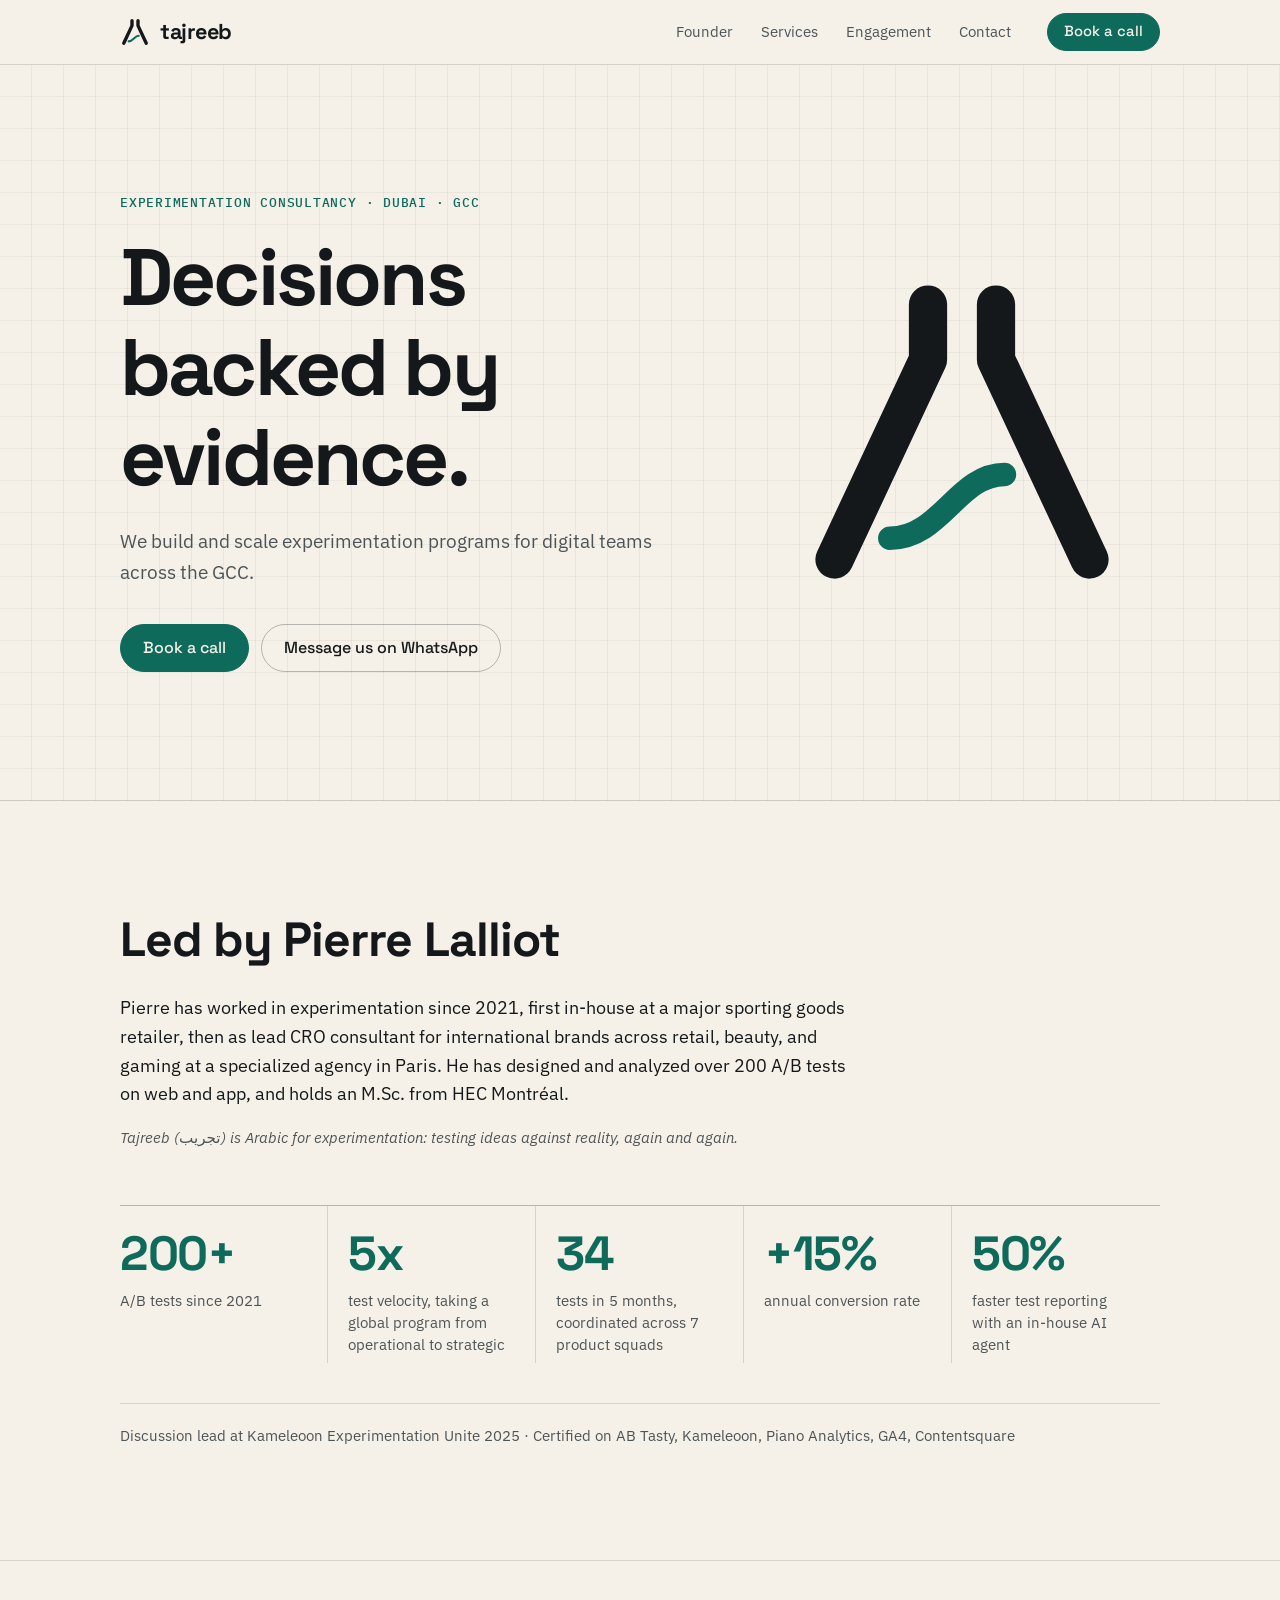
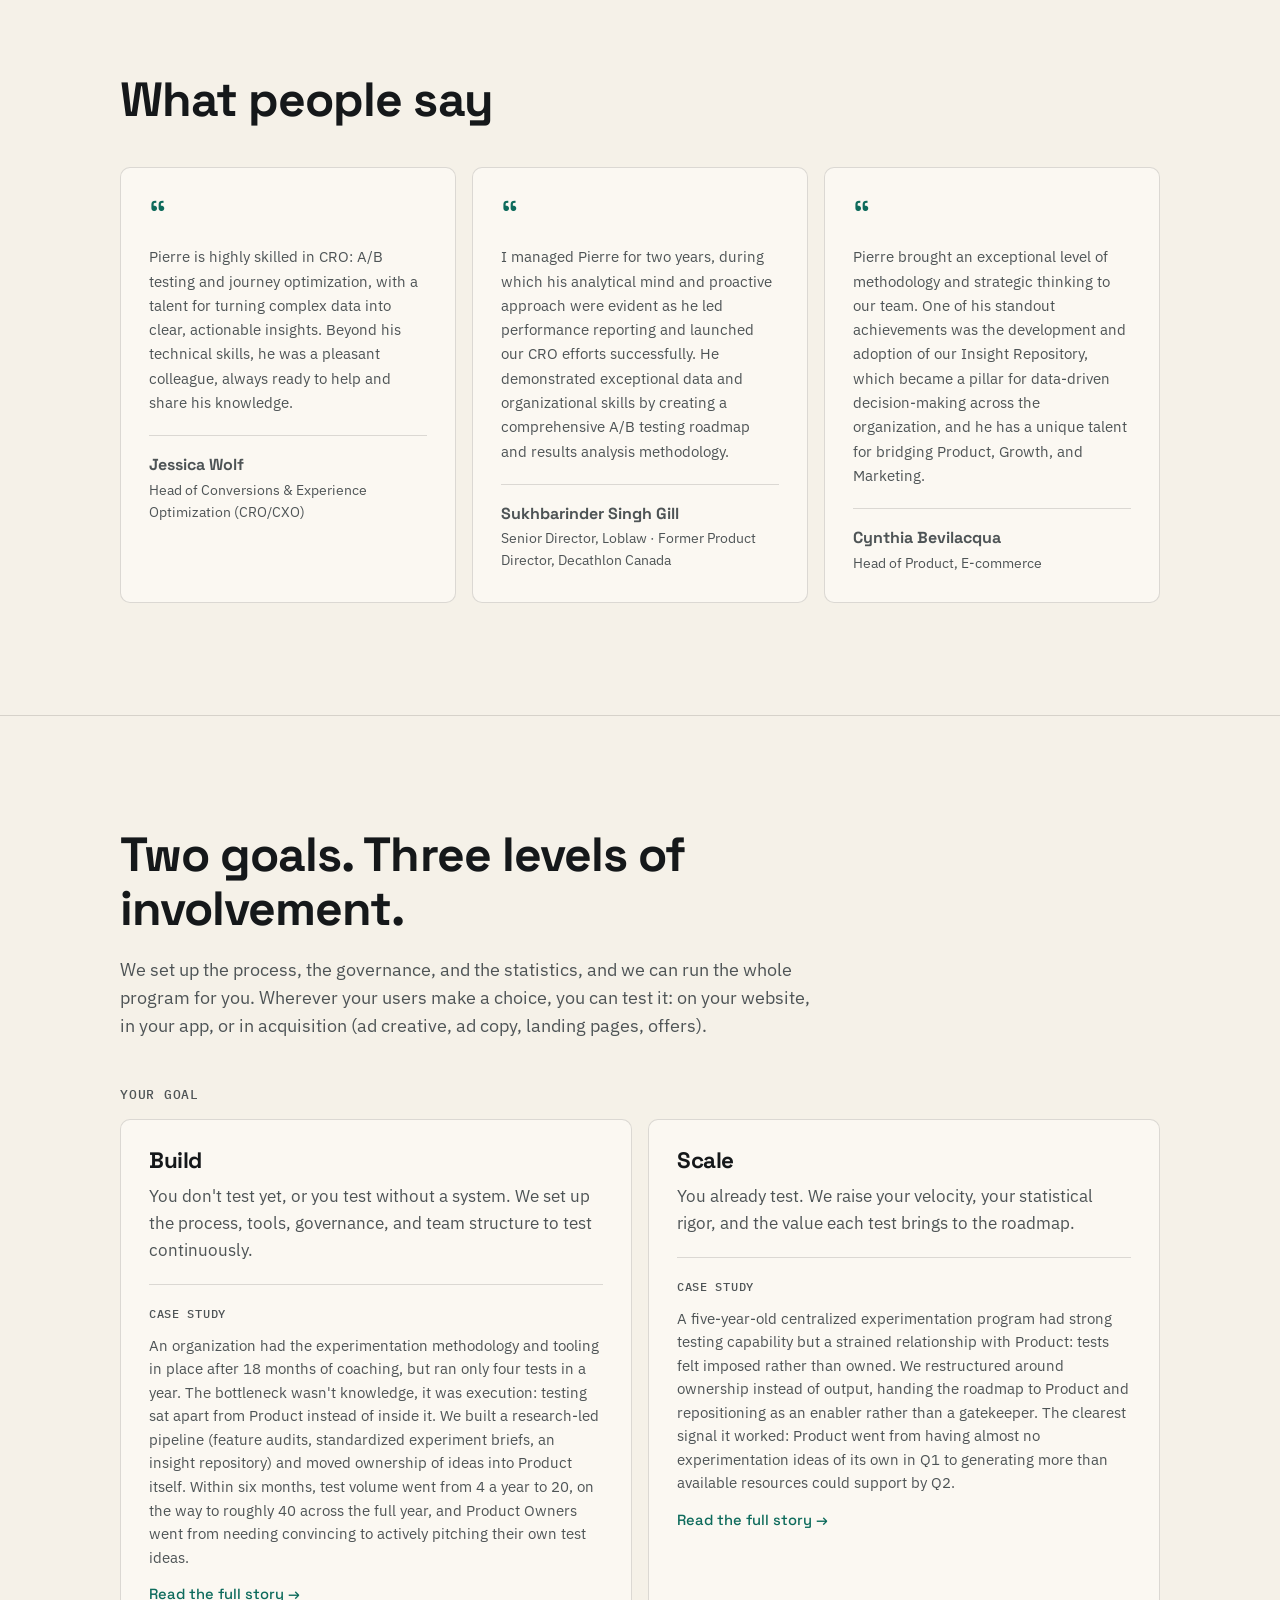
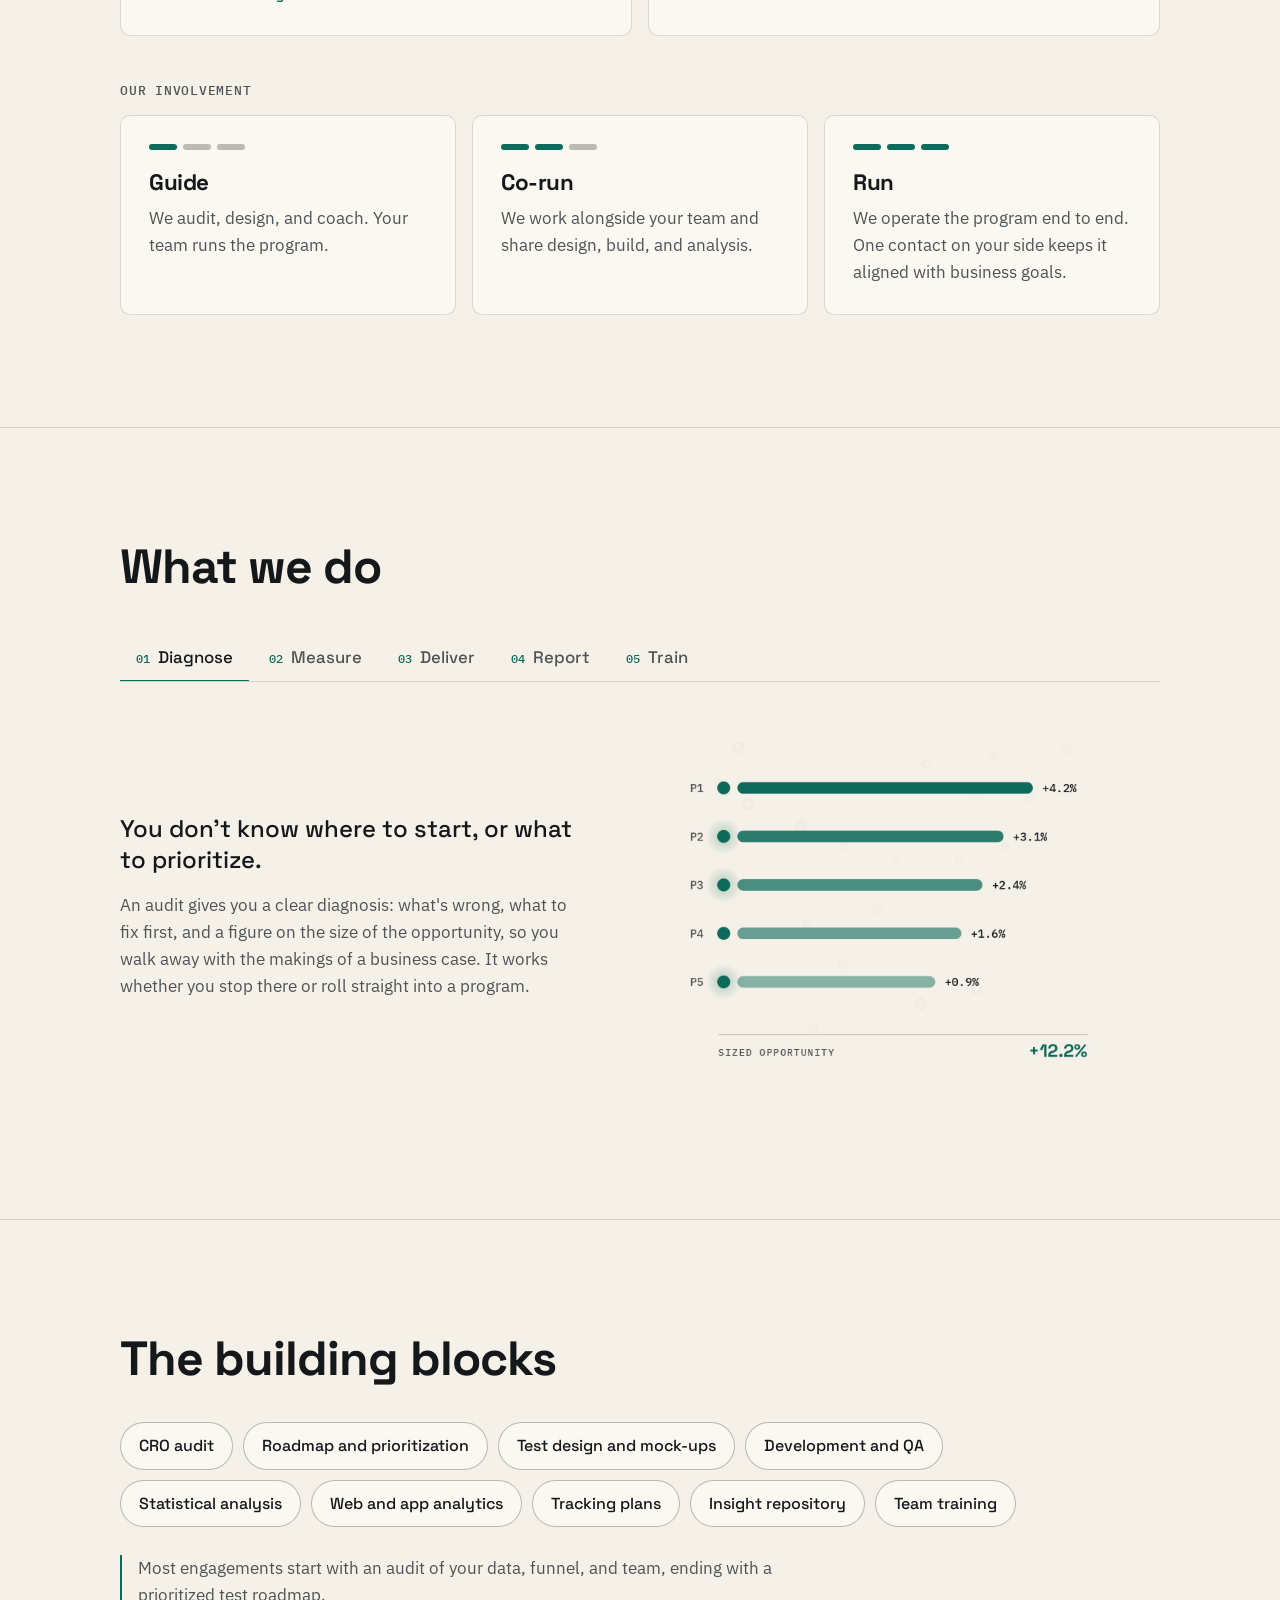
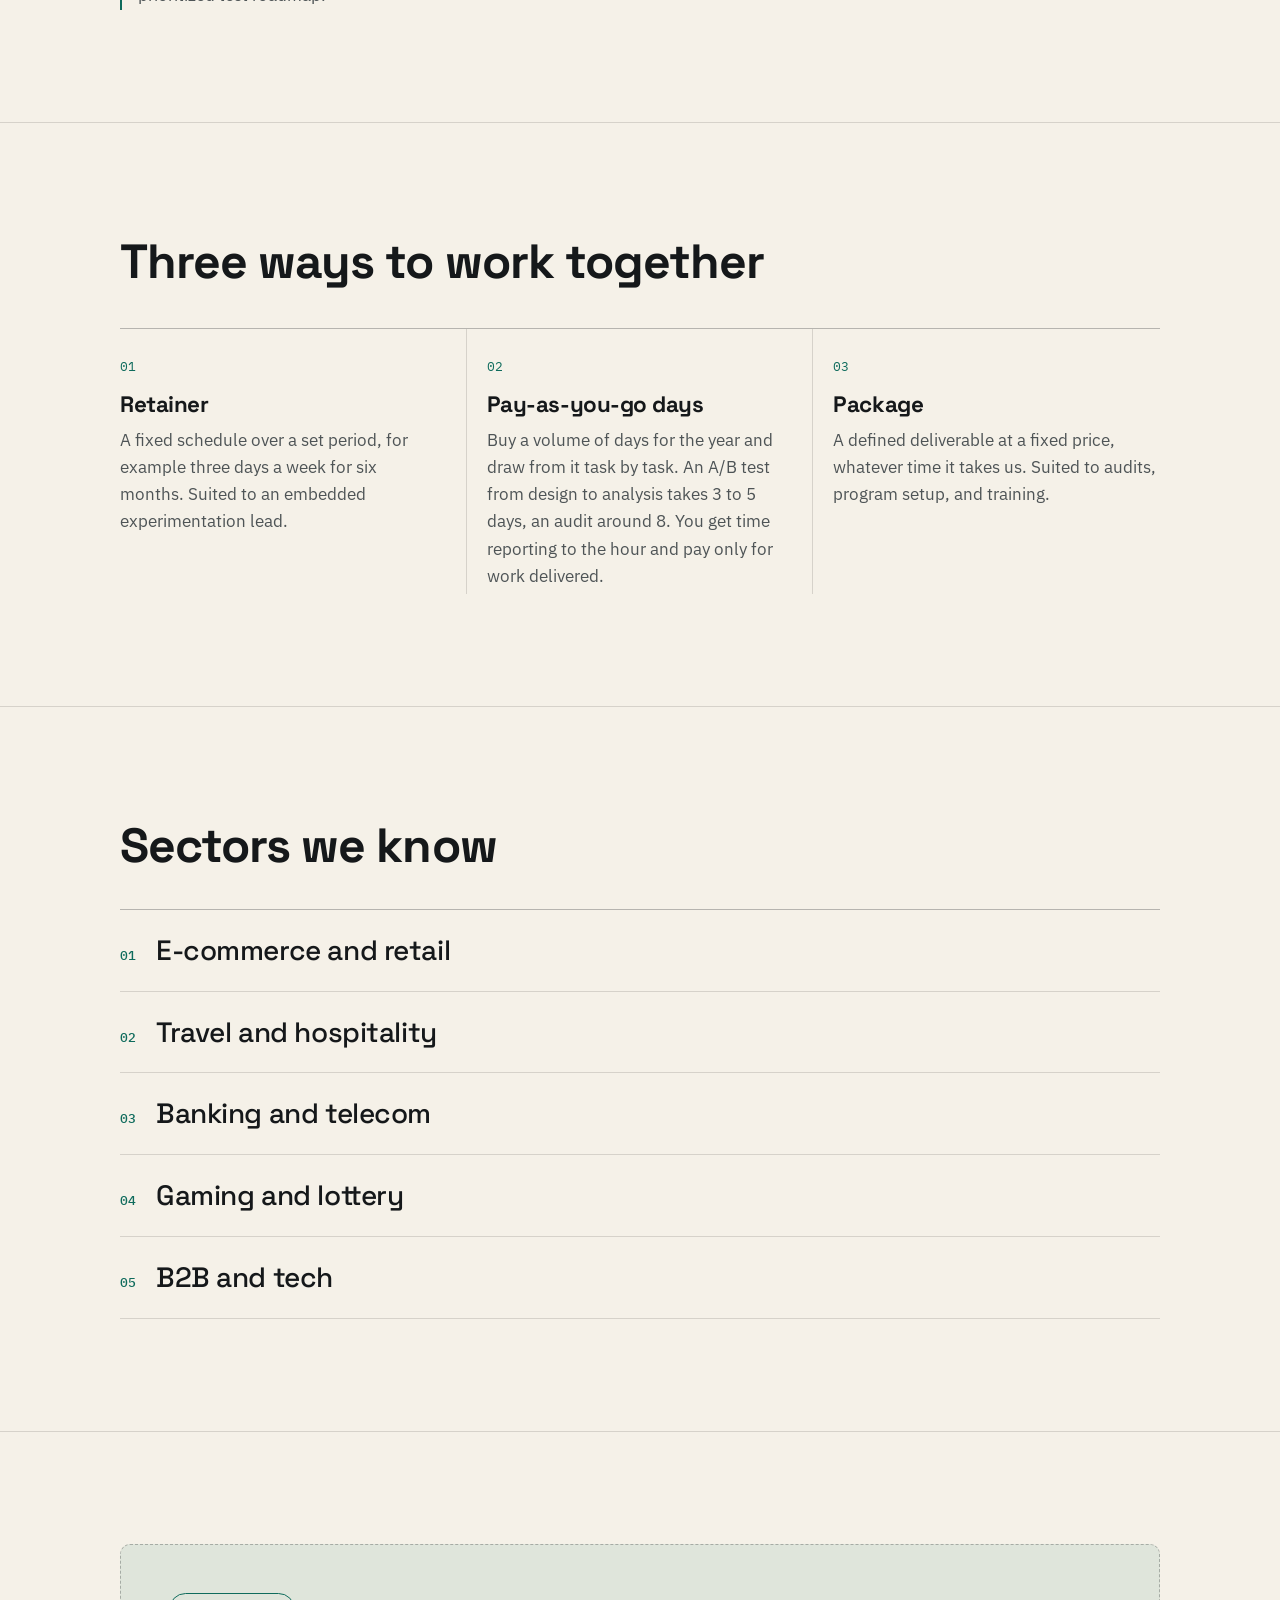
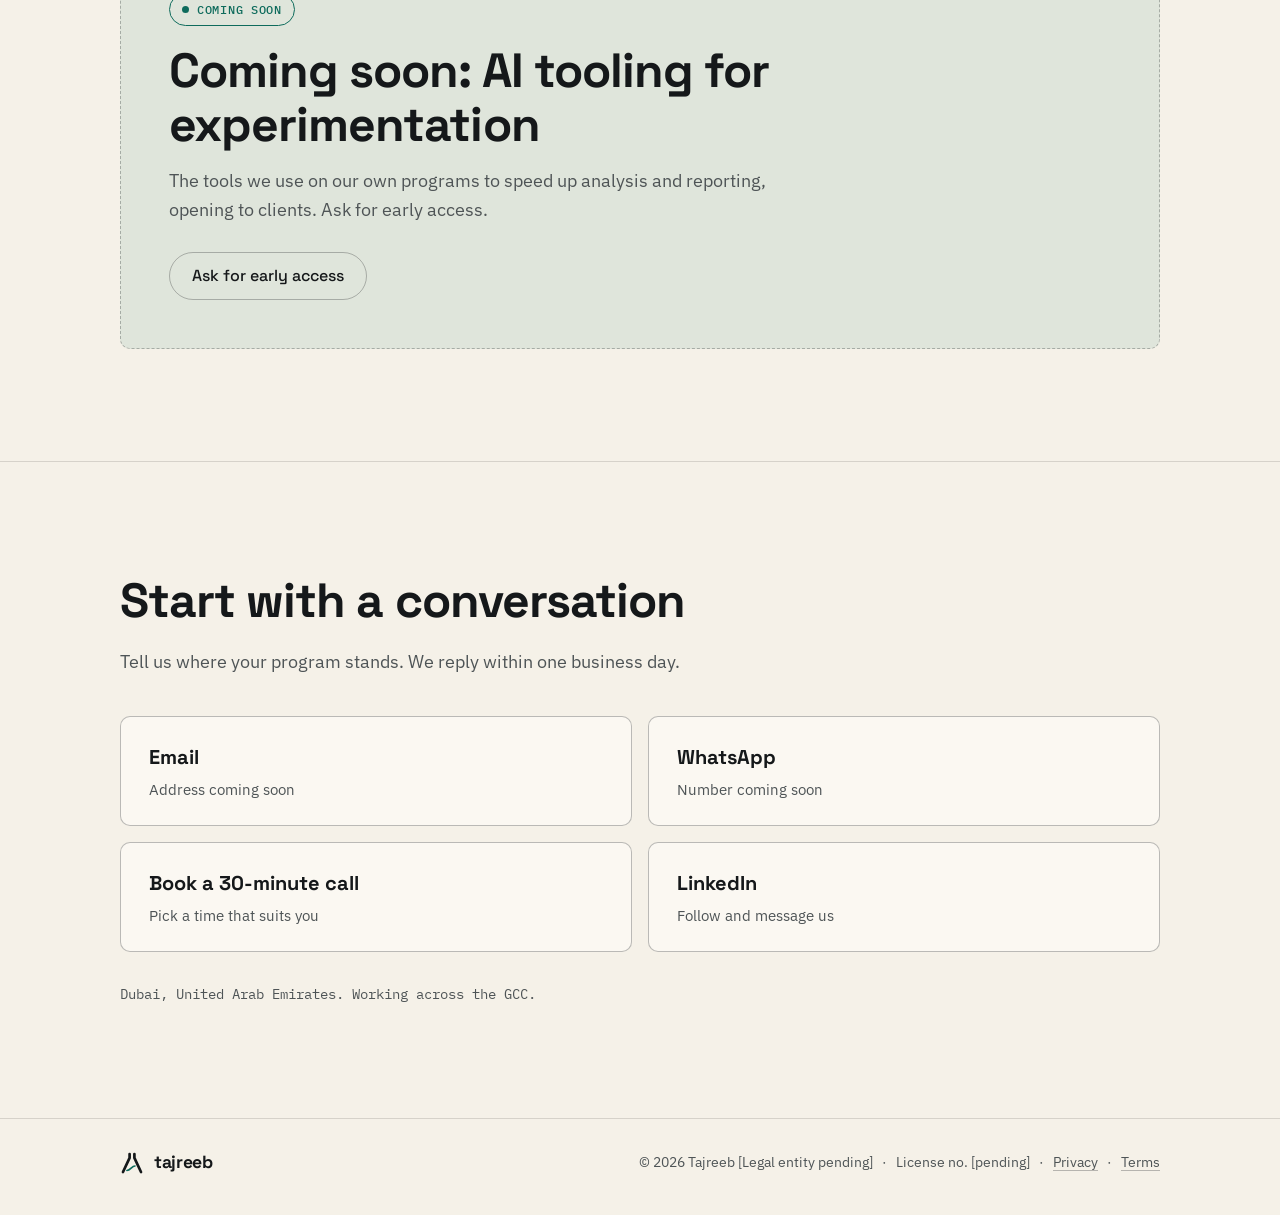
<file: index.html>
<!DOCTYPE html>
<html lang="en">
<head>
  <script>if ('IntersectionObserver' in window) { document.documentElement.classList.add('js'); }</script>
  <meta charset="UTF-8">
  <meta name="viewport" content="width=device-width, initial-scale=1">
  <title>Tajreeb · Experimentation consultancy, Dubai</title>
  <meta name="description" content="Tajreeb builds and scales experimentation programs for digital teams across the GCC: process, governance, statistics, and full program delivery.">
  <meta name="color-scheme" content="light dark">
  <meta name="theme-color" content="#F5F1E8" media="(prefers-color-scheme: light)">
  <meta name="theme-color" content="#15181A" media="(prefers-color-scheme: dark)">
  <link rel="icon" type="image/svg+xml" href="favicon.svg">

  <link rel="preconnect" href="https://fonts.googleapis.com">
  <link rel="preconnect" href="https://fonts.gstatic.com" crossorigin>
  <link href="https://fonts.googleapis.com/css2?family=IBM+Plex+Mono:wght@500&family=IBM+Plex+Sans:ital,wght@0,400;0,500;0,600;1,400&family=Space+Grotesk:wght@500;700&display=swap" rel="stylesheet">
  <link rel="stylesheet" href="style.css">
</head>
<body>

  <svg width="0" height="0" style="position:absolute" aria-hidden="true">
    <symbol id="mark" viewBox="0 0 160 160" fill="none">
      <path d="M64,20 L64,46 L20,140" stroke="currentColor" stroke-width="18" stroke-linecap="round" stroke-linejoin="round"/>
      <path d="M96,20 L96,46 L140,140" stroke="currentColor" stroke-width="18" stroke-linecap="round" stroke-linejoin="round"/>
      <path d="M46,130 C70,130 78,100 100,100" stroke="var(--accent)" stroke-width="11" stroke-linecap="round"/>
    </symbol>
  </svg>

  <a class="skip" href="#main">Skip to content</a>

  <header class="site-header">
    <div class="wrap header-inner">
      <a class="brand" href="#top" aria-label="Tajreeb, back to top">
        <svg class="brand-mark" aria-hidden="true"><use href="#mark"/></svg>
        <span class="wordmark">tajreeb</span>
      </a>
      <nav class="nav" aria-label="Sections">
        <span class="nav-highlight" aria-hidden="true"></span>
        <a href="#founder">Founder</a>
        <a href="#services">Services</a>
        <a href="#engagement">Engagement</a>
        <a href="#contact">Contact</a>
      </nav>
      <a class="btn btn-small" href="#contact" data-link="booking">Book a call</a>
    </div>
  </header>

  <main id="main">

    <!-- 1. Hero -->
    <section class="hero" id="top">
      <div class="wrap hero-inner">
        <div class="hero-copy">
          <p class="eyebrow">Experimentation consultancy · Dubai · GCC</p>
          <h1>Decisions backed by evidence.</h1>
          <p class="lede">We build and scale experimentation programs for digital teams across the GCC.</p>
          <div class="cta-row">
            <a class="btn" href="#contact" data-link="booking">Book a call</a>
            <a class="btn btn-ghost" href="#contact" data-link="whatsapp">Message us on WhatsApp</a>
          </div>
        </div>
        <div class="hero-figure" aria-hidden="true">
          <svg class="hero-mark"><use href="#mark"/></svg>
        </div>
      </div>
    </section>

    <!-- 2. Founder & proof -->
    <section class="section" id="founder">
      <div class="wrap">
        <h2>Led by Pierre Lalliot</h2>
        <div class="founder">
          <div class="founder-bio">
            <p>Pierre has worked in experimentation since 2021, first in-house at a major sporting goods retailer, then as lead CRO consultant for international brands across retail, beauty, and gaming at a specialized agency in Paris. He has designed and analyzed over 200 A/B tests on web and app, and holds an M.Sc. from HEC Montréal.</p>
            <p class="name-note"><em>Tajreeb (<span lang="ar" dir="rtl">تجريب</span>) is Arabic for experimentation: testing ideas against reality, again and again.</em></p>
          </div>
        </div>

        <ul class="stats" aria-label="Track record">
          <li><strong>200+</strong><span>A/B tests since 2021</span></li>
          <li><strong>5x</strong><span>test velocity, taking a global program from operational to strategic</span></li>
          <li><strong>34</strong><span>tests in 5 months, coordinated across 7 product squads</span></li>
          <li><strong>+15%</strong><span>annual conversion rate</span></li>
          <li><strong>50%</strong><span>faster test reporting with an in-house AI agent</span></li>
        </ul>

        <p class="credentials">Discussion lead at Kameleoon Experimentation Unite 2025 · Certified on AB Tasty, Kameleoon, Piano Analytics, GA4, Contentsquare</p>
      </div>
    </section>

    <!-- 3. What people say -->
    <section class="section" id="testimonials">
      <div class="wrap">
        <h2>What people say</h2>
        <div class="cards cards-3">
          <figure class="card testimonial">
            <blockquote>
              <p>Pierre is highly skilled in CRO: A/B testing and journey optimization, with a talent for turning complex data into clear, actionable insights. Beyond his technical skills, he was a pleasant colleague, always ready to help and share his knowledge.</p>
            </blockquote>
            <figcaption>
              <p class="testimonial-name">Jessica Wolf</p>
              <p class="testimonial-title">Head of Conversions &amp; Experience Optimization (CRO/CXO)</p>
            </figcaption>
          </figure>
          <figure class="card testimonial">
            <blockquote>
              <p>I managed Pierre for two years, during which his analytical mind and proactive approach were evident as he led performance reporting and launched our CRO efforts successfully. He demonstrated exceptional data and organizational skills by creating a comprehensive A/B testing roadmap and results analysis methodology.</p>
            </blockquote>
            <figcaption>
              <p class="testimonial-name">Sukhbarinder Singh Gill</p>
              <p class="testimonial-title">Senior Director, Loblaw · Former Product Director, Decathlon Canada</p>
            </figcaption>
          </figure>
          <figure class="card testimonial">
            <blockquote>
              <p>Pierre brought an exceptional level of methodology and strategic thinking to our team. One of his standout achievements was the development and adoption of our Insight Repository, which became a pillar for data-driven decision-making across the organization, and he has a unique talent for bridging Product, Growth, and Marketing.</p>
            </blockquote>
            <figcaption>
              <p class="testimonial-name">Cynthia Bevilacqua</p>
              <p class="testimonial-title">Head of Product, E-commerce</p>
            </figcaption>
          </figure>
        </div>
      </div>
    </section>

    <!-- 4. What we do -->
    <section class="section" id="services">
      <div class="wrap">
        <h2>Two goals. Three levels of involvement.</h2>
        <p class="intro">We set up the process, the governance, and the statistics, and we can run the whole program for you. Wherever your users make a choice, you can test it: on your website, in your app, or in acquisition (ad creative, ad copy, landing pages, offers).</p>

        <h3 class="group-label">Your goal</h3>
        <div class="cards cards-2">
          <article class="card">
            <h4>Build</h4>
            <p>You don't test yet, or you test without a system. We set up the process, tools, governance, and team structure to test continuously.</p>
            <div class="case-study">
              <p class="case-study-label">Case study</p>
              <p class="case-study-quote">An organization had the experimentation methodology and tooling in place after 18 months of coaching, but ran only four tests in a year. The bottleneck wasn't knowledge, it was execution: testing sat apart from Product instead of inside it. We built a research-led pipeline (feature audits, standardized experiment briefs, an insight repository) and moved ownership of ideas into Product itself. Within six months, test volume went from 4 a year to 20, on the way to roughly 40 across the full year, and Product Owners went from needing convincing to actively pitching their own test ideas.</p>
              <a class="case-study-link" href="case-study-build.html">Read the full story →</a>
            </div>
          </article>
          <article class="card">
            <h4>Scale</h4>
            <p>You already test. We raise your velocity, your statistical rigor, and the value each test brings to the roadmap.</p>
            <div class="case-study">
              <p class="case-study-label">Case study</p>
              <p class="case-study-quote">A five-year-old centralized experimentation program had strong testing capability but a strained relationship with Product: tests felt imposed rather than owned. We restructured around ownership instead of output, handing the roadmap to Product and repositioning as an enabler rather than a gatekeeper. The clearest signal it worked: Product went from having almost no experimentation ideas of its own in Q1 to generating more than available resources could support by Q2.</p>
              <a class="case-study-link" href="case-study-scale.html">Read the full story →</a>
            </div>
          </article>
        </div>

        <h3 class="group-label">Our involvement</h3>
        <div class="cards cards-3">
          <article class="card">
            <div class="level" aria-hidden="true"><i class="on"></i><i></i><i></i></div>
            <h4>Guide</h4>
            <p>We audit, design, and coach. Your team runs the program.</p>
          </article>
          <article class="card">
            <div class="level" aria-hidden="true"><i class="on"></i><i class="on"></i><i></i></div>
            <h4>Co-run</h4>
            <p>We work alongside your team and share design, build, and analysis.</p>
          </article>
          <article class="card">
            <div class="level" aria-hidden="true"><i class="on"></i><i class="on"></i><i class="on"></i></div>
            <h4>Run</h4>
            <p>We operate the program end to end. One contact on your side keeps it aligned with business goals.</p>
          </article>
        </div>
      </div>
    </section>

    <!-- 4b. What we do: pillars -->
    <section class="section" id="what-we-do">
      <div class="wrap">
        <h2>What we do</h2>

        <div class="pillar-tabs" role="tablist" aria-label="What we do">
          <button type="button" role="tab" id="tab-diagnose" aria-controls="panel-diagnose" aria-selected="true"><span>01</span>Diagnose</button>
          <button type="button" role="tab" id="tab-measure" aria-controls="panel-measure" aria-selected="false" tabindex="-1"><span>02</span>Measure</button>
          <button type="button" role="tab" id="tab-deliver" aria-controls="panel-deliver" aria-selected="false" tabindex="-1"><span>03</span>Deliver</button>
          <button type="button" role="tab" id="tab-report" aria-controls="panel-report" aria-selected="false" tabindex="-1"><span>04</span>Report</button>
          <button type="button" role="tab" id="tab-train" aria-controls="panel-train" aria-selected="false" tabindex="-1"><span>05</span>Train</button>
        </div>

        <div class="pillar-panel" role="tabpanel" id="panel-diagnose" aria-labelledby="tab-diagnose" tabindex="0">
          <div class="pillar-copy">
            <p class="pillar-problem">You don't know where to start, or what to prioritize.</p>
            <p>An audit gives you a clear diagnosis: what's wrong, what to fix first, and a figure on the size of the opportunity, so you walk away with the makings of a business case. It works whether you stop there or roll straight into a program.</p>
          </div>
          <video class="pillar-video" data-name="tajreeb-01-diagnose" muted loop playsinline autoplay preload="none" aria-hidden="true"></video>
        </div>

        <div class="pillar-panel flip" role="tabpanel" id="panel-measure" aria-labelledby="tab-measure" tabindex="0" hidden>
          <div class="pillar-copy">
            <p class="pillar-problem">Your team is making decisions on numbers nobody fully trusts.</p>
            <p>We audit what you've got with a tracking sanity check, build out a measurement plan for whatever's missing, and connect your data sources into something richer, like a data lake, so every decision downstream, testing, reporting, roadmapping, stands on solid ground.</p>
          </div>
          <video class="pillar-video" data-name="tajreeb-02-measure" muted loop playsinline autoplay preload="none" aria-hidden="true"></video>
        </div>

        <div class="pillar-panel" role="tabpanel" id="panel-deliver" aria-labelledby="tab-deliver" tabindex="0" hidden>
          <div class="pillar-copy">
            <p class="pillar-problem">You don't have the team to run experimentation, or one key role is missing.</p>
            <p>We run the entire program for you end to end, quantitative and qualitative experimentation both, from data through delivery, with one point of contact on our side. Or we slot in exactly where you need us, as the analyst, the program lead, or occasionally design, without you having to restructure your setup. Short-term while you recruit, or a longer-term arrangement, either way.</p>
          </div>
          <video class="pillar-video" data-name="tajreeb-03-deliver" muted loop playsinline autoplay preload="none" aria-hidden="true"></video>
        </div>

        <div class="pillar-panel flip" role="tabpanel" id="panel-report" aria-labelledby="tab-report" tabindex="0" hidden>
          <div class="pillar-copy">
            <p class="pillar-problem">You have the data, and nobody has the time to dig into it and act on it.</p>
            <p>We turn your data into decisions. Our analysts run the deep dives and deliver the findings as reports, dashboards or presentations, in whichever format your team prefers. You choose the rhythm: a single analysis, on-call support through a day bank, or a monthly cadence within a retainer.</p>
          </div>
          <video class="pillar-video" data-name="tajreeb-04-report" muted loop playsinline autoplay preload="none" aria-hidden="true"></video>
        </div>

        <div class="pillar-panel" role="tabpanel" id="panel-train" aria-labelledby="tab-train" tabindex="0" hidden>
          <div class="pillar-copy">
            <p class="pillar-problem">Your team already experiments, and the process is slow or manual.</p>
            <p>We coach and train your team directly, from experimentation fundamentals to AI-assisted workflows for test analysis, QA or reporting, so you get faster and sharper while your team keeps running the program.</p>
          </div>
          <video class="pillar-video" data-name="tajreeb-05-train" muted loop playsinline autoplay preload="none" aria-hidden="true"></video>
        </div>
      </div>
    </section>

    <!-- 5. Building blocks -->
    <section class="section" id="blocks">
      <div class="wrap">
        <h2>The building blocks</h2>
        <ul class="pills">
          <li>CRO audit</li>
          <li>Roadmap and prioritization</li>
          <li>Test design and mock-ups</li>
          <li>Development and QA</li>
          <li>Statistical analysis</li>
          <li>Web and app analytics</li>
          <li>Tracking plans</li>
          <li>Insight repository</li>
          <li>Team training</li>
        </ul>
        <p class="note">Most engagements start with an audit of your data, funnel, and team, ending with a prioritized test roadmap.</p>
      </div>
    </section>

    <!-- 6. How to work with us -->
    <section class="section" id="engagement">
      <div class="wrap">
        <h2>Three ways to work together</h2>
        <div class="compare">
          <article class="compare-item">
            <h4>Retainer</h4>
            <p>A fixed schedule over a set period, for example three days a week for six months. Suited to an embedded experimentation lead.</p>
          </article>
          <article class="compare-item">
            <h4>Pay-as-you-go days</h4>
            <p>Buy a volume of days for the year and draw from it task by task. An A/B test from design to analysis takes 3 to 5 days, an audit around 8. You get time reporting to the hour and pay only for work delivered.</p>
          </article>
          <article class="compare-item">
            <h4>Package</h4>
            <p>A defined deliverable at a fixed price, whatever time it takes us. Suited to audits, program setup, and training.</p>
          </article>
        </div>
      </div>
    </section>

    <!-- 7. Sectors -->
    <section class="section" id="sectors">
      <div class="wrap">
        <h2>Sectors we know</h2>
        <ul class="sectors">
          <li>E-commerce and retail</li>
          <li>Travel and hospitality</li>
          <li>Banking and telecom</li>
          <li>Gaming and lottery</li>
          <li>B2B and tech</li>
        </ul>
      </div>
    </section>

    <!-- 8. Tools -->
    <section class="section" id="tools">
      <div class="wrap">
        <div class="soon">
          <span class="badge">Coming soon</span>
          <h2>Coming soon: AI tooling for experimentation</h2>
          <p>The tools we use on our own programs to speed up analysis and reporting, opening to clients. Ask for early access.</p>
          <a class="btn btn-ghost" href="#contact" data-link="email" data-subject="Early access: AI tooling">Ask for early access</a>
        </div>
      </div>
    </section>

    <!-- 9. Contact -->
    <section class="section" id="contact">
      <div class="wrap">
        <h2>Start with a conversation</h2>
        <p class="intro">Tell us where your program stands. We reply within one business day.</p>
        <ul class="channels">
          <li>
            <a class="channel" href="#contact" data-link="email">
              <span class="channel-name">Email</span>
              <span class="channel-detail" data-text="email">Address coming soon</span>
            </a>
          </li>
          <li>
            <a class="channel" href="#contact" data-link="whatsapp">
              <span class="channel-name">WhatsApp</span>
              <span class="channel-detail" data-text="whatsapp">Number coming soon</span>
            </a>
          </li>
          <li>
            <a class="channel" href="#contact" data-link="booking">
              <span class="channel-name">Book a 30-minute call</span>
              <span class="channel-detail">Pick a time that suits you</span>
            </a>
          </li>
          <li>
            <a class="channel" href="#contact" data-link="linkedin">
              <span class="channel-name">LinkedIn</span>
              <span class="channel-detail">Follow and message us</span>
            </a>
          </li>
        </ul>
        <p class="location">Dubai, United Arab Emirates. Working across the GCC.</p>
      </div>
    </section>

  </main>

  <!-- 10. Footer -->
  <footer class="site-footer">
    <div class="wrap footer-inner">
      <a class="brand brand-small" href="#top" aria-label="Tajreeb, back to top">
        <svg class="brand-mark" aria-hidden="true"><use href="#mark"/></svg>
        <span class="wordmark">tajreeb</span>
      </a>
      <p class="legal">
        © 2026 Tajreeb <span data-text="legalEntity">[Legal entity pending]</span>
        <span class="sep">·</span> License no. <span data-text="licenseNo">[pending]</span>
        <span class="sep">·</span> <a href="#top" data-link="privacy">Privacy</a>
        <span class="sep">·</span> <a href="#top" data-link="terms">Terms</a>
      </p>
    </div>
  </footer>

  <script src="config.js"></script>
  <script src="main.js"></script>
  <script src="motion.js"></script>
  <script defer src="https://cdn.vercel-insights.com/v1/script.js"></script>
</body>
</html>
</file>
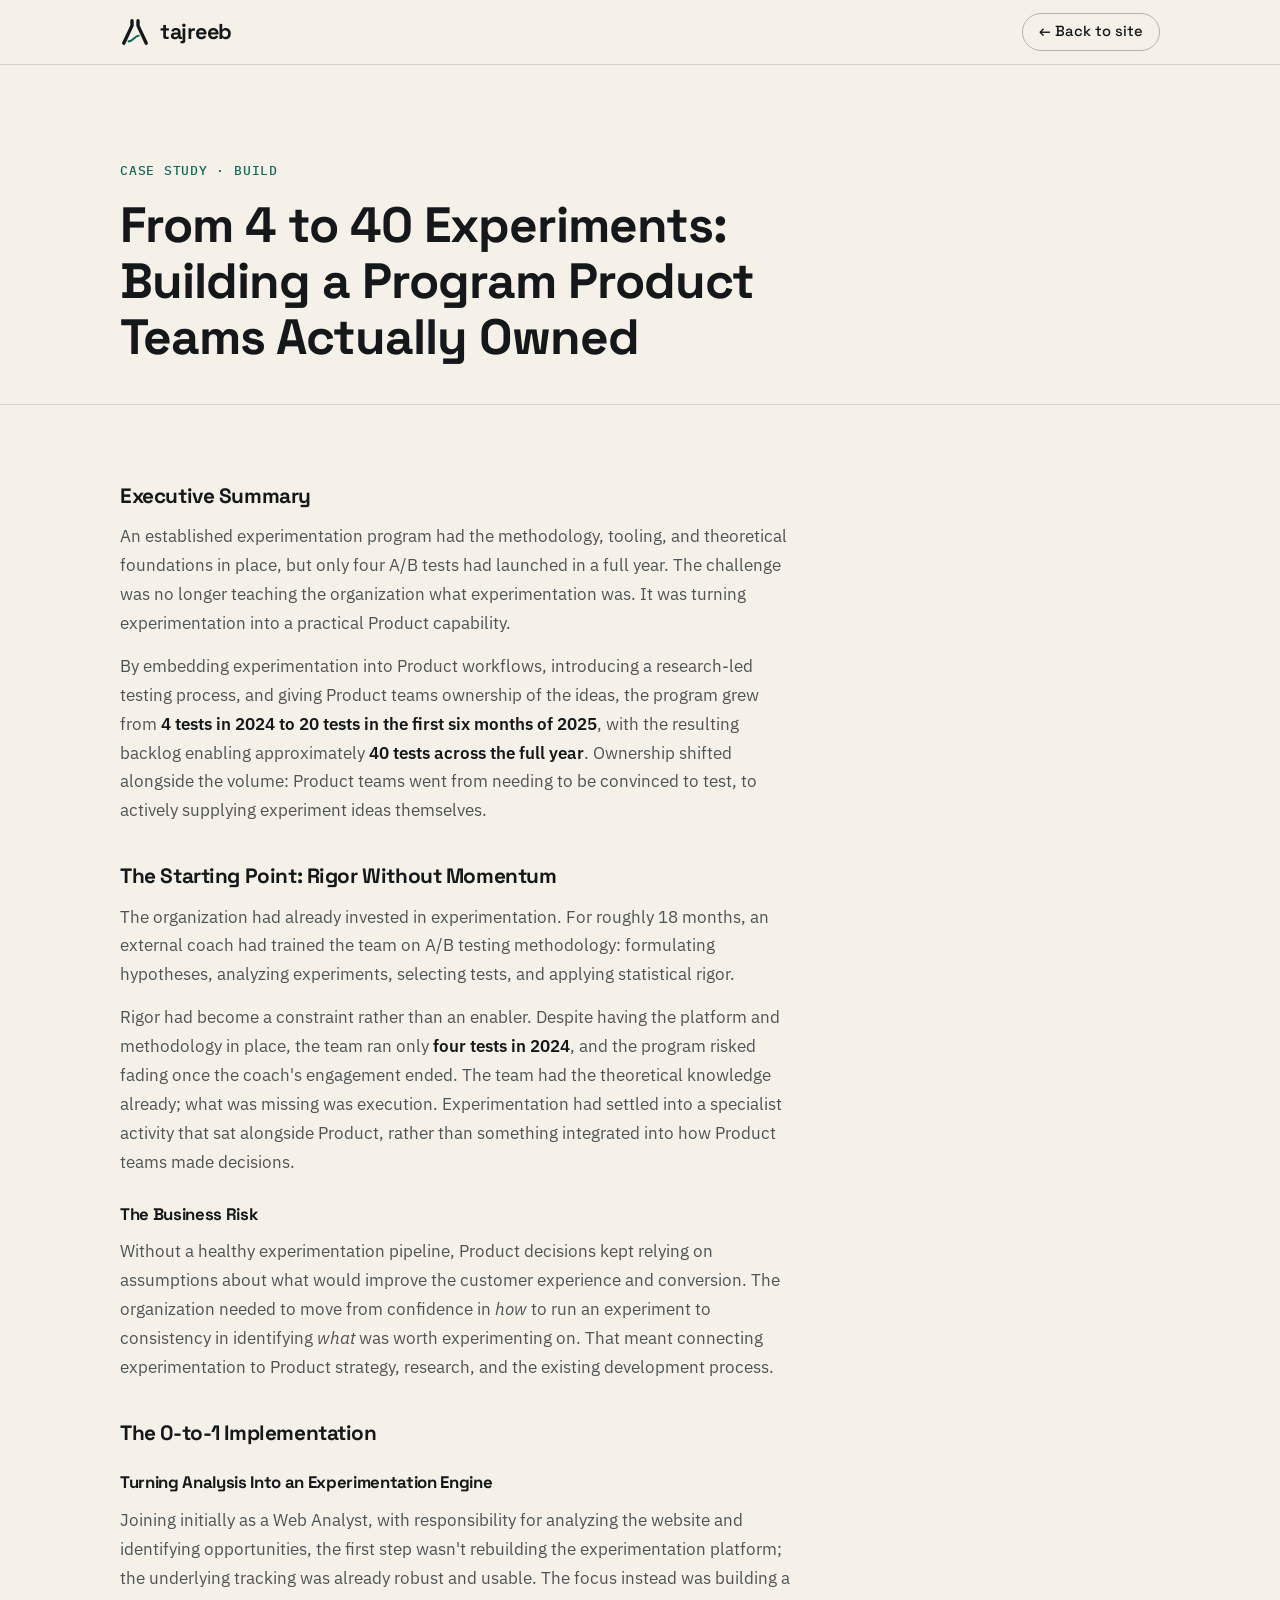
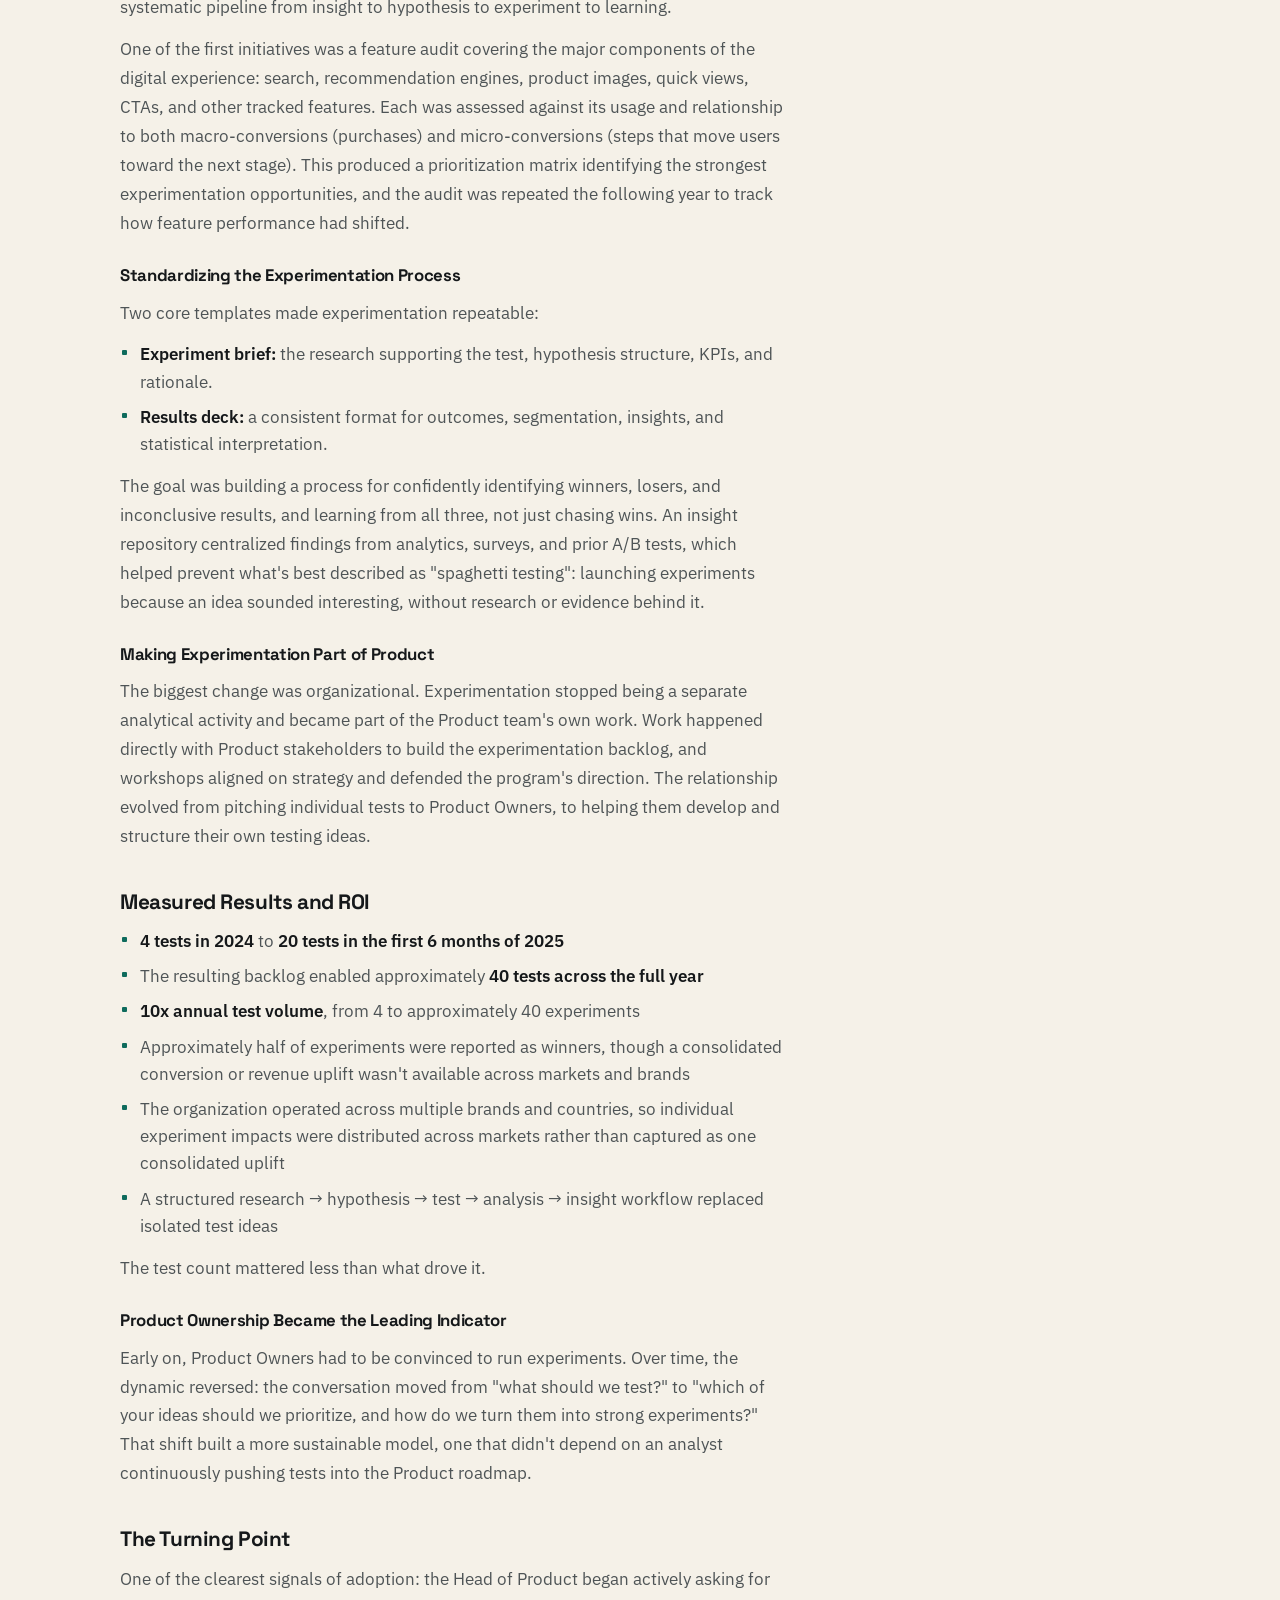
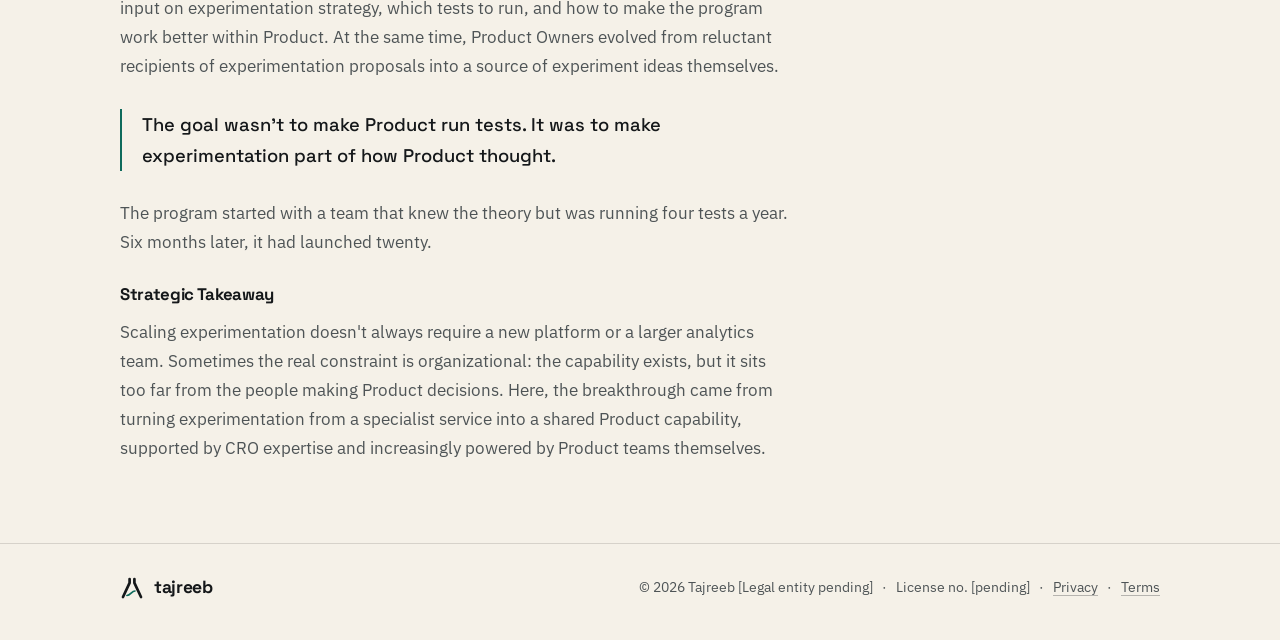
<file: case-study-build.html>
<!DOCTYPE html>
<html lang="en">
<head>
  <script>if ('IntersectionObserver' in window) { document.documentElement.classList.add('js'); }</script>
  <meta charset="UTF-8">
  <meta name="viewport" content="width=device-width, initial-scale=1">
  <title>Case Study: From 4 to 40 Experiments · Tajreeb</title>
  <meta name="description" content="How an anonymized experimentation program moved from 4 to roughly 40 tests a year by embedding testing into Product itself.">
  <meta name="color-scheme" content="light dark">
  <meta name="theme-color" content="#F5F1E8" media="(prefers-color-scheme: light)">
  <meta name="theme-color" content="#15181A" media="(prefers-color-scheme: dark)">
  <link rel="icon" type="image/svg+xml" href="favicon.svg">

  <link rel="preconnect" href="https://fonts.googleapis.com">
  <link rel="preconnect" href="https://fonts.gstatic.com" crossorigin>
  <link href="https://fonts.googleapis.com/css2?family=IBM+Plex+Mono:wght@500&family=IBM+Plex+Sans:ital,wght@0,400;0,500;0,600;1,400&family=Space+Grotesk:wght@500;700&display=swap" rel="stylesheet">
  <link rel="stylesheet" href="style.css">
</head>
<body>

  <svg width="0" height="0" style="position:absolute" aria-hidden="true">
    <symbol id="mark" viewBox="0 0 160 160" fill="none">
      <path d="M64,20 L64,46 L20,140" stroke="currentColor" stroke-width="18" stroke-linecap="round" stroke-linejoin="round"/>
      <path d="M96,20 L96,46 L140,140" stroke="currentColor" stroke-width="18" stroke-linecap="round" stroke-linejoin="round"/>
      <path d="M46,130 C70,130 78,100 100,100" stroke="var(--accent)" stroke-width="11" stroke-linecap="round"/>
    </symbol>
  </svg>

  <a class="skip" href="#main">Skip to content</a>

  <header class="site-header">
    <div class="wrap header-inner">
      <a class="brand" href="index.html" aria-label="Tajreeb, back to homepage">
        <svg class="brand-mark" aria-hidden="true"><use href="#mark"/></svg>
        <span class="wordmark">tajreeb</span>
      </a>
      <a class="btn btn-ghost btn-small" href="index.html">← Back to site</a>
    </div>
  </header>

  <main id="main">
    <div class="legal-hero">
      <div class="wrap">
        <p class="eyebrow">Case study · Build</p>
        <h1>From 4 to 40 Experiments: Building a Program Product Teams Actually Owned</h1>
      </div>
    </div>

    <div class="wrap">
      <div class="legal-body">
        <h2>Executive Summary</h2>
        <p>An established experimentation program had the methodology, tooling, and theoretical foundations in place, but only four A/B tests had launched in a full year. The challenge was no longer teaching the organization what experimentation was. It was turning experimentation into a practical Product capability.</p>
        <p>By embedding experimentation into Product workflows, introducing a research-led testing process, and giving Product teams ownership of the ideas, the program grew from <strong>4 tests in 2024 to 20 tests in the first six months of 2025</strong>, with the resulting backlog enabling approximately <strong>40 tests across the full year</strong>. Ownership shifted alongside the volume: Product teams went from needing to be convinced to test, to actively supplying experiment ideas themselves.</p>

        <h2>The Starting Point: Rigor Without Momentum</h2>
        <p>The organization had already invested in experimentation. For roughly 18 months, an external coach had trained the team on A/B testing methodology: formulating hypotheses, analyzing experiments, selecting tests, and applying statistical rigor.</p>
        <p>Rigor had become a constraint rather than an enabler. Despite having the platform and methodology in place, the team ran only <strong>four tests in 2024</strong>, and the program risked fading once the coach's engagement ended. The team had the theoretical knowledge already; what was missing was execution. Experimentation had settled into a specialist activity that sat alongside Product, rather than something integrated into how Product teams made decisions.</p>

        <h3>The Business Risk</h3>
        <p>Without a healthy experimentation pipeline, Product decisions kept relying on assumptions about what would improve the customer experience and conversion. The organization needed to move from confidence in <em>how</em> to run an experiment to consistency in identifying <em>what</em> was worth experimenting on. That meant connecting experimentation to Product strategy, research, and the existing development process.</p>

        <h2>The 0-to-1 Implementation</h2>

        <h3>Turning Analysis Into an Experimentation Engine</h3>
        <p>Joining initially as a Web Analyst, with responsibility for analyzing the website and identifying opportunities, the first step wasn't rebuilding the experimentation platform; the underlying tracking was already robust and usable. The focus instead was building a systematic pipeline from insight to hypothesis to experiment to learning.</p>
        <p>One of the first initiatives was a feature audit covering the major components of the digital experience: search, recommendation engines, product images, quick views, CTAs, and other tracked features. Each was assessed against its usage and relationship to both macro-conversions (purchases) and micro-conversions (steps that move users toward the next stage). This produced a prioritization matrix identifying the strongest experimentation opportunities, and the audit was repeated the following year to track how feature performance had shifted.</p>

        <h3>Standardizing the Experimentation Process</h3>
        <p>Two core templates made experimentation repeatable:</p>
        <ul>
          <li><strong>Experiment brief:</strong> the research supporting the test, hypothesis structure, KPIs, and rationale.</li>
          <li><strong>Results deck:</strong> a consistent format for outcomes, segmentation, insights, and statistical interpretation.</li>
        </ul>
        <p>The goal was building a process for confidently identifying winners, losers, and inconclusive results, and learning from all three, not just chasing wins. An insight repository centralized findings from analytics, surveys, and prior A/B tests, which helped prevent what's best described as "spaghetti testing": launching experiments because an idea sounded interesting, without research or evidence behind it.</p>

        <h3>Making Experimentation Part of Product</h3>
        <p>The biggest change was organizational. Experimentation stopped being a separate analytical activity and became part of the Product team's own work. Work happened directly with Product stakeholders to build the experimentation backlog, and workshops aligned on strategy and defended the program's direction. The relationship evolved from pitching individual tests to Product Owners, to helping them develop and structure their own testing ideas.</p>

        <h2>Measured Results and ROI</h2>
        <ul>
          <li><strong>4 tests in 2024</strong> to <strong>20 tests in the first 6 months of 2025</strong></li>
          <li>The resulting backlog enabled approximately <strong>40 tests across the full year</strong></li>
          <li><strong>10x annual test volume</strong>, from 4 to approximately 40 experiments</li>
          <li>Approximately half of experiments were reported as winners, though a consolidated conversion or revenue uplift wasn't available across markets and brands</li>
          <li>The organization operated across multiple brands and countries, so individual experiment impacts were distributed across markets rather than captured as one consolidated uplift</li>
          <li>A structured research → hypothesis → test → analysis → insight workflow replaced isolated test ideas</li>
        </ul>
        <p>The test count mattered less than what drove it.</p>

        <h3>Product Ownership Became the Leading Indicator</h3>
        <p>Early on, Product Owners had to be convinced to run experiments. Over time, the dynamic reversed: the conversation moved from "what should we test?" to "which of your ideas should we prioritize, and how do we turn them into strong experiments?" That shift built a more sustainable model, one that didn't depend on an analyst continuously pushing tests into the Product roadmap.</p>

        <h2>The Turning Point</h2>
        <p>One of the clearest signals of adoption: the Head of Product began actively asking for input on experimentation strategy, which tests to run, and how to make the program work better within Product. At the same time, Product Owners evolved from reluctant recipients of experimentation proposals into a source of experiment ideas themselves.</p>
        <blockquote><p>The goal wasn't to make Product run tests. It was to make experimentation part of how Product thought.</p></blockquote>
        <p>The program started with a team that knew the theory but was running four tests a year. Six months later, it had launched twenty.</p>

        <h3>Strategic Takeaway</h3>
        <p>Scaling experimentation doesn't always require a new platform or a larger analytics team. Sometimes the real constraint is organizational: the capability exists, but it sits too far from the people making Product decisions. Here, the breakthrough came from turning experimentation from a specialist service into a shared Product capability, supported by CRO expertise and increasingly powered by Product teams themselves.</p>
      </div>
    </div>
  </main>

  <footer class="site-footer">
    <div class="wrap footer-inner">
      <a class="brand brand-small" href="index.html" aria-label="Tajreeb, back to homepage">
        <svg class="brand-mark" aria-hidden="true"><use href="#mark"/></svg>
        <span class="wordmark">tajreeb</span>
      </a>
      <p class="legal">
        © 2026 Tajreeb <span data-text="legalEntity">[Legal entity pending]</span>
        <span class="sep">·</span> License no. <span data-text="licenseNo">[pending]</span>
        <span class="sep">·</span> <a href="privacy.html" data-link="privacy">Privacy</a>
        <span class="sep">·</span> <a href="terms.html" data-link="terms">Terms</a>
      </p>
    </div>
  </footer>

  <script src="config.js"></script>
  <script src="main.js"></script>
  <script src="motion.js"></script>
  <script defer src="https://cdn.vercel-insights.com/v1/script.js"></script>
</body>
</html>
</file>
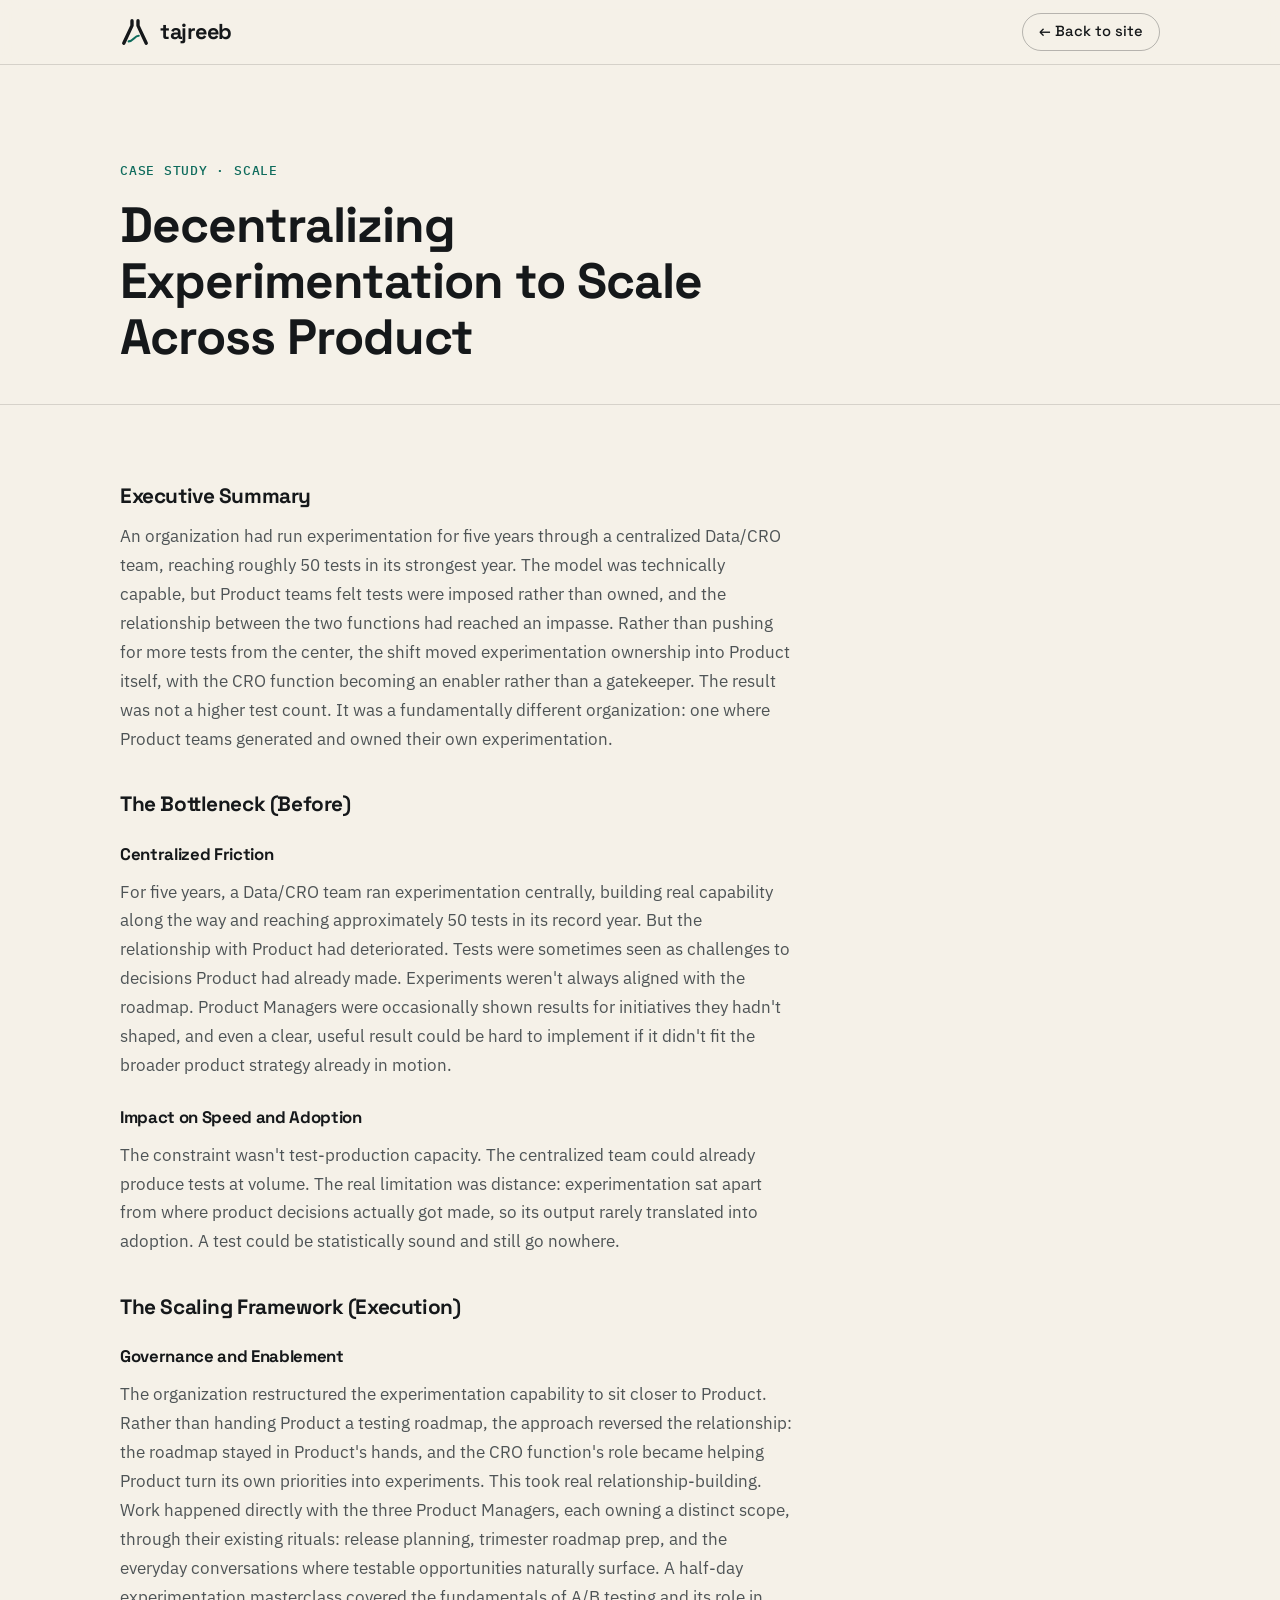
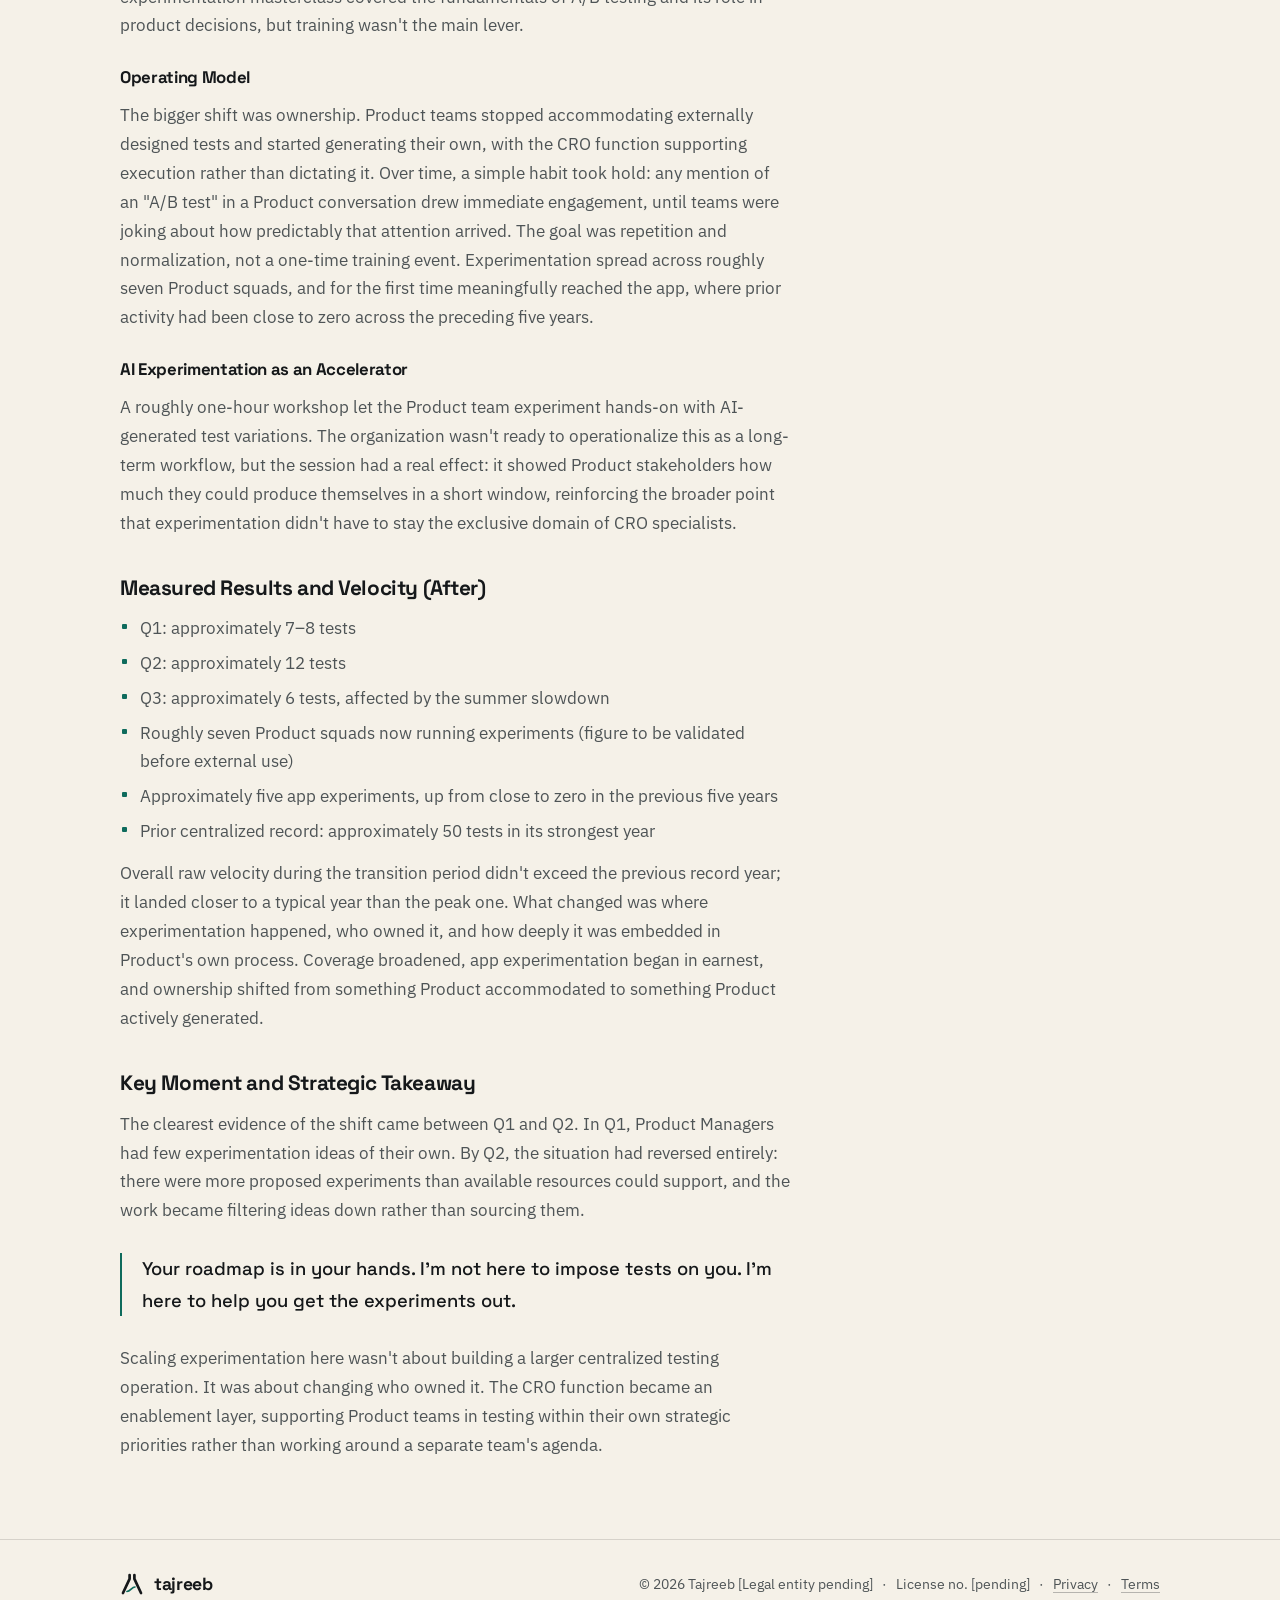
<file: case-study-scale.html>
<!DOCTYPE html>
<html lang="en">
<head>
  <script>if ('IntersectionObserver' in window) { document.documentElement.classList.add('js'); }</script>
  <meta charset="UTF-8">
  <meta name="viewport" content="width=device-width, initial-scale=1">
  <title>Case Study: Decentralizing Experimentation to Scale Across Product · Tajreeb</title>
  <meta name="description" content="How an anonymized five-year-old centralized experimentation program scaled by moving ownership into Product itself.">
  <meta name="color-scheme" content="light dark">
  <meta name="theme-color" content="#F5F1E8" media="(prefers-color-scheme: light)">
  <meta name="theme-color" content="#15181A" media="(prefers-color-scheme: dark)">
  <link rel="icon" type="image/svg+xml" href="favicon.svg">

  <link rel="preconnect" href="https://fonts.googleapis.com">
  <link rel="preconnect" href="https://fonts.gstatic.com" crossorigin>
  <link href="https://fonts.googleapis.com/css2?family=IBM+Plex+Mono:wght@500&family=IBM+Plex+Sans:ital,wght@0,400;0,500;0,600;1,400&family=Space+Grotesk:wght@500;700&display=swap" rel="stylesheet">
  <link rel="stylesheet" href="style.css">
</head>
<body>

  <svg width="0" height="0" style="position:absolute" aria-hidden="true">
    <symbol id="mark" viewBox="0 0 160 160" fill="none">
      <path d="M64,20 L64,46 L20,140" stroke="currentColor" stroke-width="18" stroke-linecap="round" stroke-linejoin="round"/>
      <path d="M96,20 L96,46 L140,140" stroke="currentColor" stroke-width="18" stroke-linecap="round" stroke-linejoin="round"/>
      <path d="M46,130 C70,130 78,100 100,100" stroke="var(--accent)" stroke-width="11" stroke-linecap="round"/>
    </symbol>
  </svg>

  <a class="skip" href="#main">Skip to content</a>

  <header class="site-header">
    <div class="wrap header-inner">
      <a class="brand" href="index.html" aria-label="Tajreeb, back to homepage">
        <svg class="brand-mark" aria-hidden="true"><use href="#mark"/></svg>
        <span class="wordmark">tajreeb</span>
      </a>
      <a class="btn btn-ghost btn-small" href="index.html">← Back to site</a>
    </div>
  </header>

  <main id="main">
    <div class="legal-hero">
      <div class="wrap">
        <p class="eyebrow">Case study · Scale</p>
        <h1>Decentralizing Experimentation to Scale Across Product</h1>
      </div>
    </div>

    <div class="wrap">
      <div class="legal-body">
        <h2>Executive Summary</h2>
        <p>An organization had run experimentation for five years through a centralized Data/CRO team, reaching roughly 50 tests in its strongest year. The model was technically capable, but Product teams felt tests were imposed rather than owned, and the relationship between the two functions had reached an impasse. Rather than pushing for more tests from the center, the shift moved experimentation ownership into Product itself, with the CRO function becoming an enabler rather than a gatekeeper. The result was not a higher test count. It was a fundamentally different organization: one where Product teams generated and owned their own experimentation.</p>

        <h2>The Bottleneck (Before)</h2>

        <h3>Centralized Friction</h3>
        <p>For five years, a Data/CRO team ran experimentation centrally, building real capability along the way and reaching approximately 50 tests in its record year. But the relationship with Product had deteriorated. Tests were sometimes seen as challenges to decisions Product had already made. Experiments weren't always aligned with the roadmap. Product Managers were occasionally shown results for initiatives they hadn't shaped, and even a clear, useful result could be hard to implement if it didn't fit the broader product strategy already in motion.</p>

        <h3>Impact on Speed and Adoption</h3>
        <p>The constraint wasn't test-production capacity. The centralized team could already produce tests at volume. The real limitation was distance: experimentation sat apart from where product decisions actually got made, so its output rarely translated into adoption. A test could be statistically sound and still go nowhere.</p>

        <h2>The Scaling Framework (Execution)</h2>

        <h3>Governance and Enablement</h3>
        <p>The organization restructured the experimentation capability to sit closer to Product. Rather than handing Product a testing roadmap, the approach reversed the relationship: the roadmap stayed in Product's hands, and the CRO function's role became helping Product turn its own priorities into experiments. This took real relationship-building. Work happened directly with the three Product Managers, each owning a distinct scope, through their existing rituals: release planning, trimester roadmap prep, and the everyday conversations where testable opportunities naturally surface. A half-day experimentation masterclass covered the fundamentals of A/B testing and its role in product decisions, but training wasn't the main lever.</p>

        <h3>Operating Model</h3>
        <p>The bigger shift was ownership. Product teams stopped accommodating externally designed tests and started generating their own, with the CRO function supporting execution rather than dictating it. Over time, a simple habit took hold: any mention of an "A/B test" in a Product conversation drew immediate engagement, until teams were joking about how predictably that attention arrived. The goal was repetition and normalization, not a one-time training event. Experimentation spread across roughly seven Product squads, and for the first time meaningfully reached the app, where prior activity had been close to zero across the preceding five years.</p>

        <h3>AI Experimentation as an Accelerator</h3>
        <p>A roughly one-hour workshop let the Product team experiment hands-on with AI-generated test variations. The organization wasn't ready to operationalize this as a long-term workflow, but the session had a real effect: it showed Product stakeholders how much they could produce themselves in a short window, reinforcing the broader point that experimentation didn't have to stay the exclusive domain of CRO specialists.</p>

        <h2>Measured Results and Velocity (After)</h2>
        <ul>
          <li>Q1: approximately 7–8 tests</li>
          <li>Q2: approximately 12 tests</li>
          <li>Q3: approximately 6 tests, affected by the summer slowdown</li>
          <li>Roughly seven Product squads now running experiments (figure to be validated before external use)</li>
          <li>Approximately five app experiments, up from close to zero in the previous five years</li>
          <li>Prior centralized record: approximately 50 tests in its strongest year</li>
        </ul>
        <p>Overall raw velocity during the transition period didn't exceed the previous record year; it landed closer to a typical year than the peak one. What changed was where experimentation happened, who owned it, and how deeply it was embedded in Product's own process. Coverage broadened, app experimentation began in earnest, and ownership shifted from something Product accommodated to something Product actively generated.</p>

        <h2>Key Moment and Strategic Takeaway</h2>
        <p>The clearest evidence of the shift came between Q1 and Q2. In Q1, Product Managers had few experimentation ideas of their own. By Q2, the situation had reversed entirely: there were more proposed experiments than available resources could support, and the work became filtering ideas down rather than sourcing them.</p>
        <blockquote><p>Your roadmap is in your hands. I'm not here to impose tests on you. I'm here to help you get the experiments out.</p></blockquote>
        <p>Scaling experimentation here wasn't about building a larger centralized testing operation. It was about changing who owned it. The CRO function became an enablement layer, supporting Product teams in testing within their own strategic priorities rather than working around a separate team's agenda.</p>
      </div>
    </div>
  </main>

  <footer class="site-footer">
    <div class="wrap footer-inner">
      <a class="brand brand-small" href="index.html" aria-label="Tajreeb, back to homepage">
        <svg class="brand-mark" aria-hidden="true"><use href="#mark"/></svg>
        <span class="wordmark">tajreeb</span>
      </a>
      <p class="legal">
        © 2026 Tajreeb <span data-text="legalEntity">[Legal entity pending]</span>
        <span class="sep">·</span> License no. <span data-text="licenseNo">[pending]</span>
        <span class="sep">·</span> <a href="privacy.html" data-link="privacy">Privacy</a>
        <span class="sep">·</span> <a href="terms.html" data-link="terms">Terms</a>
      </p>
    </div>
  </footer>

  <script src="config.js"></script>
  <script src="main.js"></script>
  <script src="motion.js"></script>
  <script defer src="https://cdn.vercel-insights.com/v1/script.js"></script>
</body>
</html>
</file>
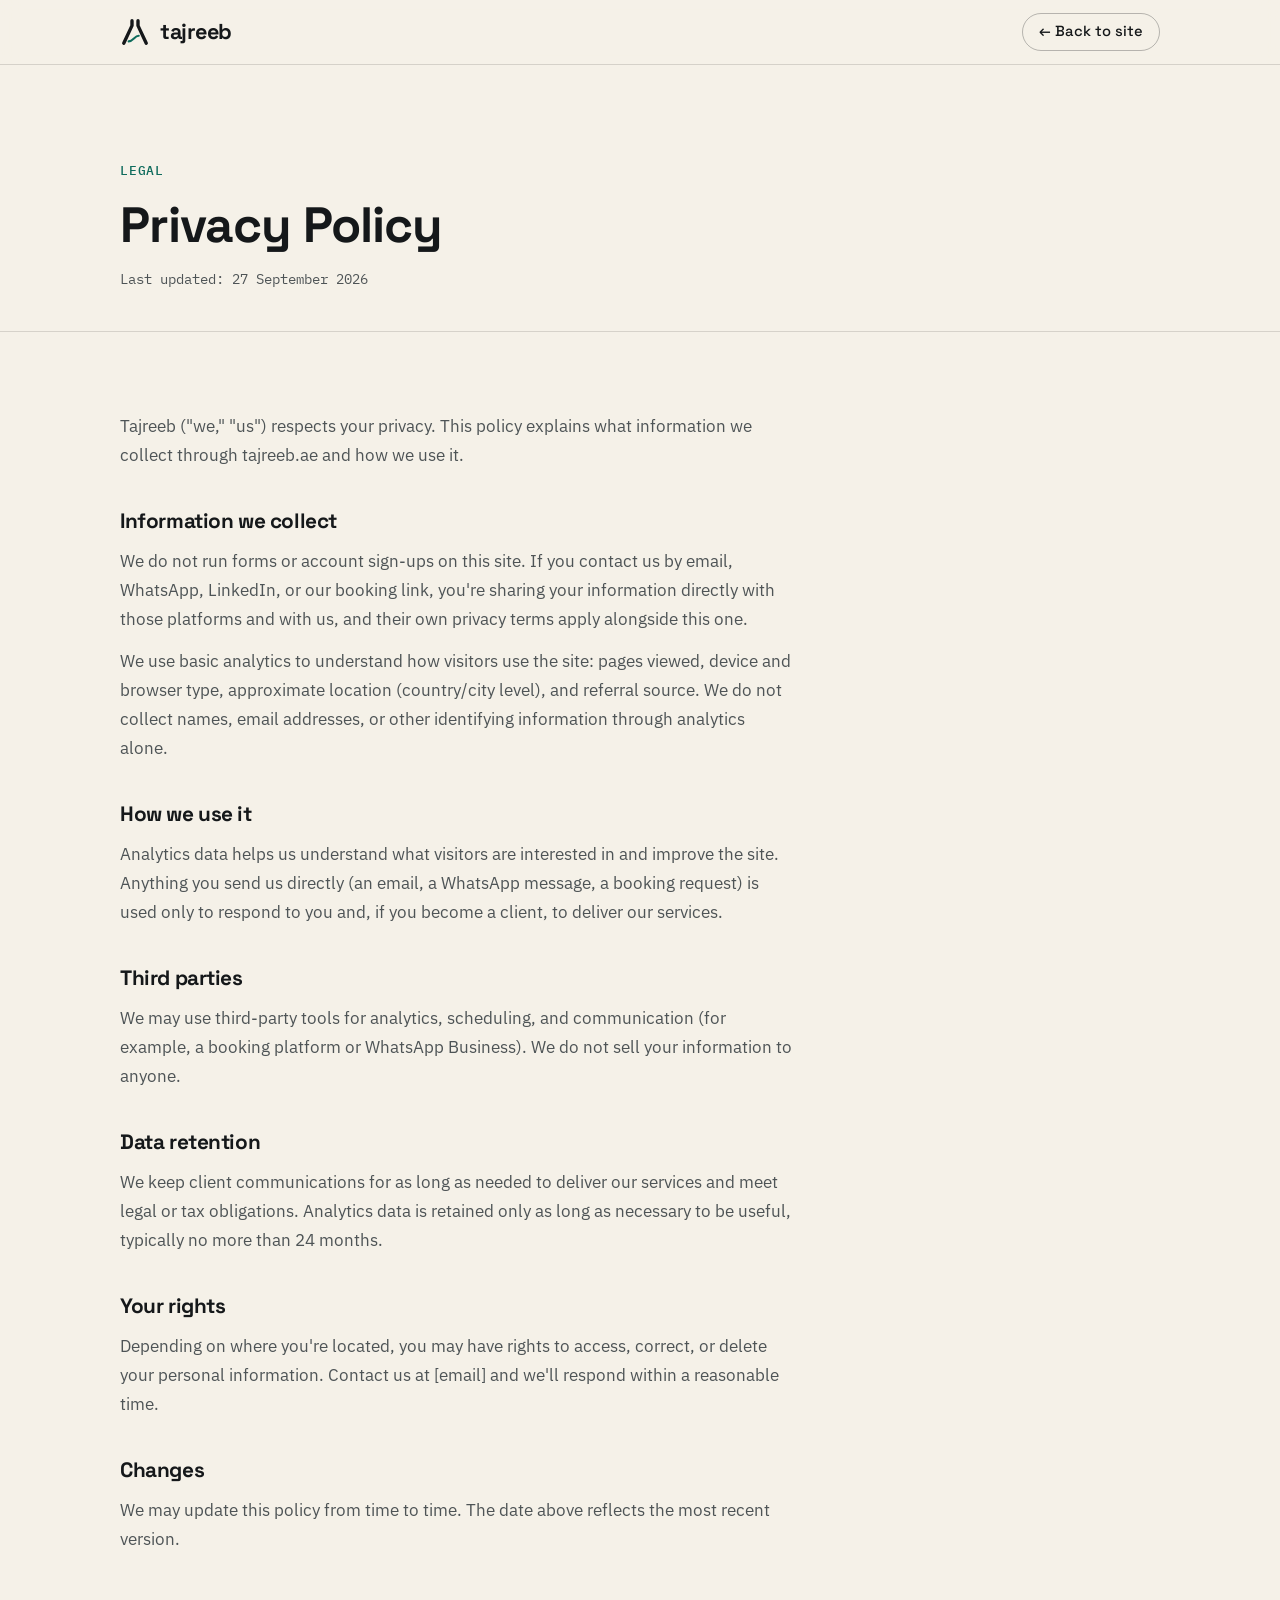
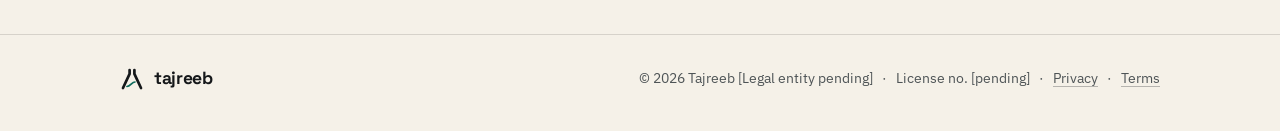
<file: privacy.html>
<!DOCTYPE html>
<html lang="en">
<head>
  <script>if ('IntersectionObserver' in window) { document.documentElement.classList.add('js'); }</script>
  <meta charset="UTF-8">
  <meta name="viewport" content="width=device-width, initial-scale=1">
  <title>Privacy Policy · Tajreeb</title>
  <meta name="description" content="How Tajreeb collects and uses information through tajreeb.ae.">
  <meta name="robots" content="noindex">
  <meta name="color-scheme" content="light dark">
  <meta name="theme-color" content="#F5F1E8" media="(prefers-color-scheme: light)">
  <meta name="theme-color" content="#15181A" media="(prefers-color-scheme: dark)">
  <link rel="icon" type="image/svg+xml" href="favicon.svg">

  <link rel="preconnect" href="https://fonts.googleapis.com">
  <link rel="preconnect" href="https://fonts.gstatic.com" crossorigin>
  <link href="https://fonts.googleapis.com/css2?family=IBM+Plex+Mono:wght@500&family=IBM+Plex+Sans:ital,wght@0,400;0,500;0,600;1,400&family=Space+Grotesk:wght@500;700&display=swap" rel="stylesheet">
  <link rel="stylesheet" href="style.css">
</head>
<body>

  <svg width="0" height="0" style="position:absolute" aria-hidden="true">
    <symbol id="mark" viewBox="0 0 160 160" fill="none">
      <path d="M64,20 L64,46 L20,140" stroke="currentColor" stroke-width="18" stroke-linecap="round" stroke-linejoin="round"/>
      <path d="M96,20 L96,46 L140,140" stroke="currentColor" stroke-width="18" stroke-linecap="round" stroke-linejoin="round"/>
      <path d="M46,130 C70,130 78,100 100,100" stroke="var(--accent)" stroke-width="11" stroke-linecap="round"/>
    </symbol>
  </svg>

  <a class="skip" href="#main">Skip to content</a>

  <header class="site-header">
    <div class="wrap header-inner">
      <a class="brand" href="index.html" aria-label="Tajreeb, back to homepage">
        <svg class="brand-mark" aria-hidden="true"><use href="#mark"/></svg>
        <span class="wordmark">tajreeb</span>
      </a>
      <a class="btn btn-ghost btn-small" href="index.html">← Back to site</a>
    </div>
  </header>

  <main id="main">
    <div class="legal-hero">
      <div class="wrap">
        <p class="eyebrow">Legal</p>
        <h1>Privacy Policy</h1>
        <p class="legal-updated">Last updated: <span data-text="legalLastUpdated">[date]</span></p>
      </div>
    </div>

    <div class="wrap">
      <div class="legal-body">
        <p>Tajreeb ("we," "us") respects your privacy. This policy explains what information we collect through tajreeb.ae and how we use it.</p>

        <h2>Information we collect</h2>
        <p>We do not run forms or account sign-ups on this site. If you contact us by email, WhatsApp, LinkedIn, or our booking link, you're sharing your information directly with those platforms and with us, and their own privacy terms apply alongside this one.</p>
        <p>We use basic analytics to understand how visitors use the site: pages viewed, device and browser type, approximate location (country/city level), and referral source. We do not collect names, email addresses, or other identifying information through analytics alone.</p>

        <h2>How we use it</h2>
        <p>Analytics data helps us understand what visitors are interested in and improve the site. Anything you send us directly (an email, a WhatsApp message, a booking request) is used only to respond to you and, if you become a client, to deliver our services.</p>

        <h2>Third parties</h2>
        <p>We may use third-party tools for analytics, scheduling, and communication (for example, a booking platform or WhatsApp Business). We do not sell your information to anyone.</p>

        <h2>Data retention</h2>
        <p>We keep client communications for as long as needed to deliver our services and meet legal or tax obligations. Analytics data is retained only as long as necessary to be useful, typically no more than 24 months.</p>

        <h2>Your rights</h2>
        <p>Depending on where you're located, you may have rights to access, correct, or delete your personal information. Contact us at <a class="legal-link" data-link="email" data-text="email">[email]</a> and we'll respond within a reasonable time.</p>

        <h2>Changes</h2>
        <p>We may update this policy from time to time. The date above reflects the most recent version.</p>
      </div>
    </div>
  </main>

  <footer class="site-footer">
    <div class="wrap footer-inner">
      <a class="brand brand-small" href="index.html" aria-label="Tajreeb, back to homepage">
        <svg class="brand-mark" aria-hidden="true"><use href="#mark"/></svg>
        <span class="wordmark">tajreeb</span>
      </a>
      <p class="legal">
        © 2026 Tajreeb <span data-text="legalEntity">[Legal entity pending]</span>
        <span class="sep">·</span> License no. <span data-text="licenseNo">[pending]</span>
        <span class="sep">·</span> <a href="privacy.html" data-link="privacy">Privacy</a>
        <span class="sep">·</span> <a href="terms.html" data-link="terms">Terms</a>
      </p>
    </div>
  </footer>

  <script src="config.js"></script>
  <script src="main.js"></script>
  <script src="motion.js"></script>
  <script defer src="https://cdn.vercel-insights.com/v1/script.js"></script>
</body>
</html>
</file>
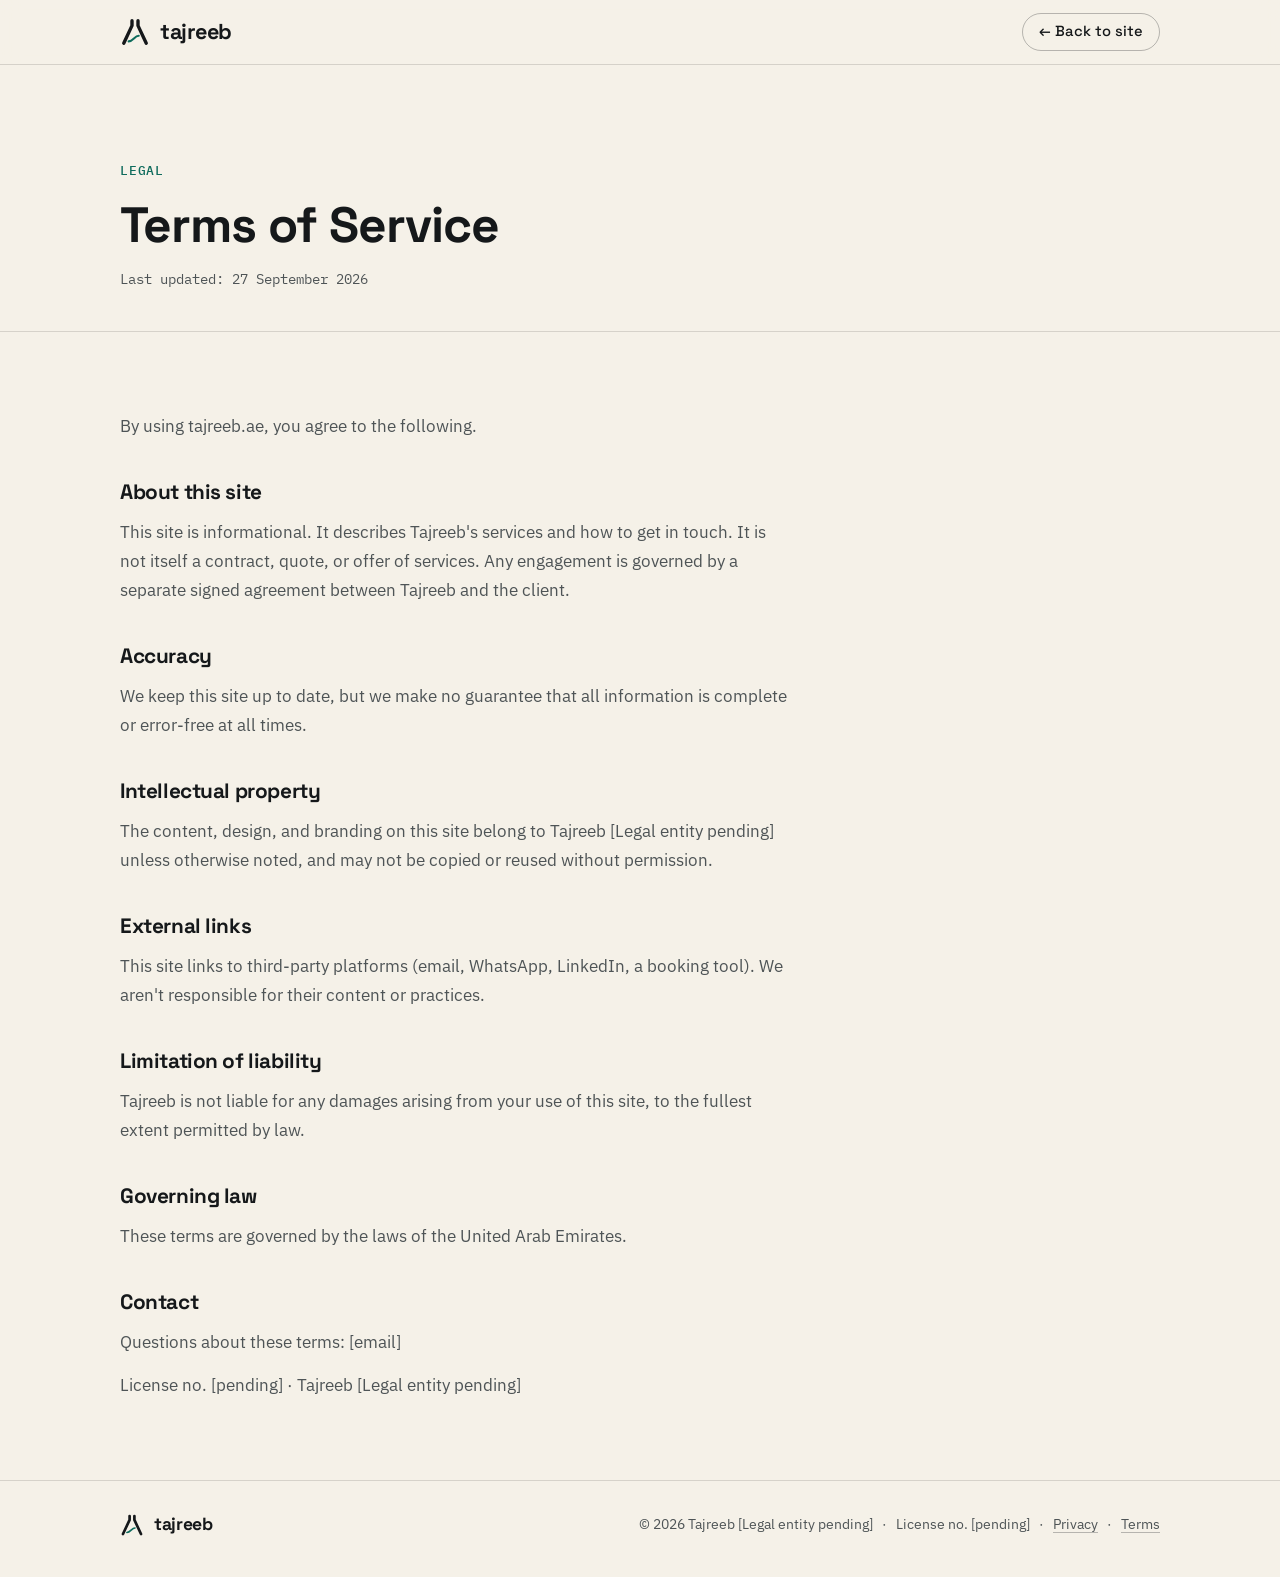
<file: terms.html>
<!DOCTYPE html>
<html lang="en">
<head>
  <script>if ('IntersectionObserver' in window) { document.documentElement.classList.add('js'); }</script>
  <meta charset="UTF-8">
  <meta name="viewport" content="width=device-width, initial-scale=1">
  <title>Terms of Service · Tajreeb</title>
  <meta name="description" content="Terms governing the use of tajreeb.ae.">
  <meta name="robots" content="noindex">
  <meta name="color-scheme" content="light dark">
  <meta name="theme-color" content="#F5F1E8" media="(prefers-color-scheme: light)">
  <meta name="theme-color" content="#15181A" media="(prefers-color-scheme: dark)">
  <link rel="icon" type="image/svg+xml" href="favicon.svg">

  <link rel="preconnect" href="https://fonts.googleapis.com">
  <link rel="preconnect" href="https://fonts.gstatic.com" crossorigin>
  <link href="https://fonts.googleapis.com/css2?family=IBM+Plex+Mono:wght@500&family=IBM+Plex+Sans:ital,wght@0,400;0,500;0,600;1,400&family=Space+Grotesk:wght@500;700&display=swap" rel="stylesheet">
  <link rel="stylesheet" href="style.css">
</head>
<body>

  <svg width="0" height="0" style="position:absolute" aria-hidden="true">
    <symbol id="mark" viewBox="0 0 160 160" fill="none">
      <path d="M64,20 L64,46 L20,140" stroke="currentColor" stroke-width="18" stroke-linecap="round" stroke-linejoin="round"/>
      <path d="M96,20 L96,46 L140,140" stroke="currentColor" stroke-width="18" stroke-linecap="round" stroke-linejoin="round"/>
      <path d="M46,130 C70,130 78,100 100,100" stroke="var(--accent)" stroke-width="11" stroke-linecap="round"/>
    </symbol>
  </svg>

  <a class="skip" href="#main">Skip to content</a>

  <header class="site-header">
    <div class="wrap header-inner">
      <a class="brand" href="index.html" aria-label="Tajreeb, back to homepage">
        <svg class="brand-mark" aria-hidden="true"><use href="#mark"/></svg>
        <span class="wordmark">tajreeb</span>
      </a>
      <a class="btn btn-ghost btn-small" href="index.html">← Back to site</a>
    </div>
  </header>

  <main id="main">
    <div class="legal-hero">
      <div class="wrap">
        <p class="eyebrow">Legal</p>
        <h1>Terms of Service</h1>
        <p class="legal-updated">Last updated: <span data-text="legalLastUpdated">[date]</span></p>
      </div>
    </div>

    <div class="wrap">
      <div class="legal-body">
        <p>By using tajreeb.ae, you agree to the following.</p>

        <h2>About this site</h2>
        <p>This site is informational. It describes Tajreeb's services and how to get in touch. It is not itself a contract, quote, or offer of services. Any engagement is governed by a separate signed agreement between Tajreeb and the client.</p>

        <h2>Accuracy</h2>
        <p>We keep this site up to date, but we make no guarantee that all information is complete or error-free at all times.</p>

        <h2>Intellectual property</h2>
        <p>The content, design, and branding on this site belong to Tajreeb <span data-text="legalEntity">[Legal entity pending]</span> unless otherwise noted, and may not be copied or reused without permission.</p>

        <h2>External links</h2>
        <p>This site links to third-party platforms (email, WhatsApp, LinkedIn, a booking tool). We aren't responsible for their content or practices.</p>

        <h2>Limitation of liability</h2>
        <p>Tajreeb is not liable for any damages arising from your use of this site, to the fullest extent permitted by law.</p>

        <h2>Governing law</h2>
        <p>These terms are governed by the laws of the United Arab Emirates.</p>

        <h2>Contact</h2>
        <p>Questions about these terms: <a class="legal-link" data-link="email" data-text="email">[email]</a></p>
        <p>License no. <span data-text="licenseNo">[pending]</span> · Tajreeb <span data-text="legalEntity">[Legal entity pending]</span></p>
      </div>
    </div>
  </main>

  <footer class="site-footer">
    <div class="wrap footer-inner">
      <a class="brand brand-small" href="index.html" aria-label="Tajreeb, back to homepage">
        <svg class="brand-mark" aria-hidden="true"><use href="#mark"/></svg>
        <span class="wordmark">tajreeb</span>
      </a>
      <p class="legal">
        © 2026 Tajreeb <span data-text="legalEntity">[Legal entity pending]</span>
        <span class="sep">·</span> License no. <span data-text="licenseNo">[pending]</span>
        <span class="sep">·</span> <a href="privacy.html" data-link="privacy">Privacy</a>
        <span class="sep">·</span> <a href="terms.html" data-link="terms">Terms</a>
      </p>
    </div>
  </footer>

  <script src="config.js"></script>
  <script src="main.js"></script>
  <script src="motion.js"></script>
  <script defer src="https://cdn.vercel-insights.com/v1/script.js"></script>
</body>
</html>
</file>
<file: style.css>
/* Tajreeb · Ink & Teal */

:root {
  --bg: #F5F1E8;
  --ink: #15181A;
  --accent: #0E6B5C;
  --on-accent: #F5F1E8;
  --muted: #4E5456;
  --line: rgba(21, 24, 26, 0.14);
  --line-strong: rgba(21, 24, 26, 0.28);
  --surface: #FBF8F2;
  --accent-soft: rgba(14, 107, 92, 0.09);
  --grid: rgba(21, 24, 26, 0.05);

  --font-display: "Space Grotesk", ui-sans-serif, system-ui, sans-serif;
  --font-body: "IBM Plex Sans", ui-sans-serif, system-ui, sans-serif;
  --font-mono: "IBM Plex Mono", ui-monospace, monospace;

  --wrap: 1120px;
  --gutter: clamp(16px, 4vw, 40px);
  --radius: 10px;
}

@media (prefers-color-scheme: dark) {
  :root {
    --bg: #15181A;
    --ink: #F5F1E8;
    --accent: #2FA08A;
    --on-accent: #15181A;
    --muted: #AEB2AE;
    --line: rgba(245, 241, 232, 0.13);
    --line-strong: rgba(245, 241, 232, 0.26);
    --surface: #1C2023;
    --accent-soft: rgba(47, 160, 138, 0.13);
    --grid: rgba(245, 241, 232, 0.045);
  }
}

*, *::before, *::after { box-sizing: border-box; }

html {
  scroll-behavior: smooth;
  scroll-padding-top: 80px;
  -webkit-text-size-adjust: 100%;
}

@media (prefers-reduced-motion: reduce) {
  html { scroll-behavior: auto; }
}

body {
  margin: 0;
  background: var(--bg);
  color: var(--ink);
  font-family: var(--font-body);
  font-size: 17px;
  line-height: 1.6;
  -webkit-font-smoothing: antialiased;
}

h1, h2, h3, h4 {
  font-family: var(--font-display);
  font-weight: 700;
  line-height: 1.12;
  letter-spacing: -0.02em;
  margin: 0;
}

p { margin: 0; }
ul { margin: 0; padding: 0; list-style: none; }
a { color: inherit; }

:focus-visible {
  outline: 2px solid var(--accent);
  outline-offset: 3px;
  border-radius: 4px;
}

.wrap {
  max-width: var(--wrap);
  margin: 0 auto;
  padding: 0 var(--gutter);
}

.skip {
  position: absolute;
  left: -9999px;
}
.skip:focus {
  left: 16px;
  top: 12px;
  z-index: 100;
  background: var(--ink);
  color: var(--bg);
  padding: 8px 14px;
  border-radius: 6px;
}

/* ---------- Brand ---------- */

.brand {
  display: inline-flex;
  align-items: center;
  gap: 10px;
  text-decoration: none;
  color: var(--ink);
}

.brand-mark {
  width: 30px;
  height: 30px;
  color: var(--ink);
}

.wordmark {
  font-family: var(--font-display);
  font-weight: 700;
  font-size: 1.35rem;
  letter-spacing: -0.02em;
  line-height: 1;
}

/* ---------- Header ---------- */

.site-header {
  position: sticky;
  top: 0;
  z-index: 50;
  background: color-mix(in srgb, var(--bg) 88%, transparent);
  backdrop-filter: blur(10px);
  -webkit-backdrop-filter: blur(10px);
  border-bottom: 1px solid var(--line);
}

.header-inner {
  display: flex;
  align-items: center;
  justify-content: space-between;
  gap: 24px;
  height: 64px;
}

.nav {
  position: relative;
  display: flex;
  align-items: center;
  gap: 4px;
  margin-left: auto;
}

.nav a {
  position: relative;
  z-index: 1;
  padding: 6px 12px;
  text-decoration: none;
  font-size: 0.94rem;
  color: var(--muted);
  transition: color 0.15s;
}

.nav a:hover,
.nav a:focus-visible { color: var(--ink); }

.nav-highlight {
  position: absolute;
  top: 4px;
  bottom: 4px;
  left: 0;
  width: 0;
  z-index: 0;
  border-radius: 999px;
  background: var(--accent);
  opacity: 0;
  pointer-events: none;
  transition: transform 0.25s ease-out, width 0.25s ease-out, opacity 0.15s ease-out;
}

@media (prefers-reduced-motion: reduce) {
  .nav-highlight { transition: none; }
}

@media (max-width: 760px) {
  .nav { display: none; }
}

/* ---------- Buttons ---------- */

.btn {
  display: inline-flex;
  align-items: center;
  justify-content: center;
  min-height: 48px;
  padding: 0 22px;
  border-radius: 999px;
  border: 1.5px solid var(--accent);
  background: var(--accent);
  color: var(--on-accent);
  font-family: var(--font-display);
  font-weight: 500;
  font-size: 1rem;
  text-decoration: none;
  white-space: nowrap;
  transition: background 0.15s, color 0.15s, border-color 0.15s;
}

.btn:hover {
  background: var(--ink);
  border-color: var(--ink);
  color: var(--bg);
}

.btn-ghost {
  background: transparent;
  color: var(--ink);
  border-color: var(--line-strong);
}

.btn-ghost:hover {
  background: transparent;
  color: var(--accent);
  border-color: var(--accent);
}

.btn-small {
  min-height: 38px;
  padding: 0 16px;
  font-size: 0.92rem;
}

/* ---------- Hero ---------- */

.hero {
  position: relative;
  overflow: hidden;
  border-bottom: 1px solid var(--line);
  background-image:
    linear-gradient(var(--grid) 1px, transparent 1px),
    linear-gradient(90deg, var(--grid) 1px, transparent 1px);
  background-size: 32px 32px;
  background-position: -1px -1px;
}

.hero-inner {
  display: grid;
  grid-template-columns: minmax(0, 1.5fr) minmax(0, 1fr);
  align-items: center;
  gap: 48px;
  padding-top: clamp(64px, 10vw, 128px);
  padding-bottom: clamp(64px, 10vw, 128px);
}

.eyebrow {
  font-family: var(--font-mono);
  font-weight: 500;
  font-size: 0.8rem;
  letter-spacing: 0.06em;
  text-transform: uppercase;
  color: var(--accent);
}

.hero h1 {
  margin-top: 20px;
  font-size: clamp(2.6rem, 7vw, 5rem);
  letter-spacing: -0.035em;
  max-width: 12ch;
}

.lede {
  margin-top: 24px;
  max-width: 36rem;
  font-size: clamp(1.05rem, 1.6vw, 1.2rem);
  color: var(--muted);
}

.cta-row {
  display: flex;
  flex-wrap: wrap;
  gap: 12px;
  margin-top: 36px;
}

.hero-figure {
  display: flex;
  justify-content: center;
}

.hero-mark {
  width: min(100%, 340px);
  aspect-ratio: 1;
  color: var(--ink);
}

@media (max-width: 760px) {
  .hero-inner { grid-template-columns: 1fr; }
  .hero-figure { display: none; }
  .cta-row .btn { flex: 1 1 100%; }
}

/* ---------- Sections ---------- */

.section {
  padding: clamp(64px, 9vw, 112px) 0;
  border-bottom: 1px solid var(--line);
}

.section:last-of-type { border-bottom: 0; }

.section h2 {
  font-size: clamp(1.9rem, 4.2vw, 3rem);
  max-width: 22ch;
}

.intro {
  margin-top: 20px;
  max-width: 44rem;
  font-size: 1.1rem;
  color: var(--muted);
}

/* ---------- Founder ---------- */

.founder-bio {
  margin-top: 28px;
  max-width: 46rem;
  font-size: 1.12rem;
}

.name-note {
  margin-top: 16px;
  font-size: 0.95rem;
  color: var(--muted);
}

.name-note span[lang="ar"] {
  font-style: normal;
}

.stats {
  display: grid;
  grid-template-columns: repeat(5, minmax(0, 1fr));
  gap: 0;
  margin-top: 56px;
  border-top: 1px solid var(--line-strong);
}

.stats li {
  padding: 24px 20px 8px 0;
  border-right: 1px solid var(--line);
  padding-left: 20px;
}

.stats li:first-child { padding-left: 0; }
.stats li:last-child { border-right: 0; }

.stats strong {
  display: block;
  font-family: var(--font-display);
  font-weight: 700;
  font-size: clamp(2.2rem, 4vw, 3rem);
  line-height: 1;
  letter-spacing: -0.03em;
  color: var(--accent);
}

.stats span {
  display: block;
  margin-top: 12px;
  font-size: 0.93rem;
  line-height: 1.45;
  color: var(--muted);
}

@media (max-width: 960px) {
  .stats { grid-template-columns: repeat(2, minmax(0, 1fr)); }
  .stats li,
  .stats li:first-child {
    padding: 22px 16px 22px 0;
    border-right: 0;
    border-bottom: 1px solid var(--line);
  }
  .stats li:nth-child(even) { padding-left: 16px; border-left: 1px solid var(--line); }
  .stats li:last-child { grid-column: 1 / -1; border-bottom: 0; }
}

.credentials {
  margin-top: 40px;
  padding-top: 20px;
  border-top: 1px solid var(--line);
  font-size: 0.93rem;
  color: var(--muted);
}

/* ---------- Cards ---------- */

.group-label {
  margin-top: 48px;
  margin-bottom: 16px;
  font-family: var(--font-mono);
  font-weight: 500;
  font-size: 0.8rem;
  letter-spacing: 0.06em;
  text-transform: uppercase;
  color: var(--muted);
}

.cards {
  display: grid;
  gap: 16px;
}

h2 + .cards,
h2 + .compare { margin-top: 40px; }
.cards-2 { grid-template-columns: repeat(2, minmax(0, 1fr)); }
.cards-3 { grid-template-columns: repeat(3, minmax(0, 1fr)); }

@media (max-width: 860px) {
  .cards-2, .cards-3 { grid-template-columns: 1fr; }
}

.card {
  background: var(--surface);
  border: 1px solid var(--line);
  border-radius: var(--radius);
  padding: 28px;
}

.card h4 {
  font-size: 1.4rem;
  margin-bottom: 10px;
}

.card p {
  color: var(--muted);
}

.testimonial {
  display: flex;
  flex-direction: column;
  margin: 0;
}

.testimonial blockquote {
  margin: 0;
}

.testimonial blockquote::before {
  content: "\201C";
  display: block;
  font-family: var(--font-display);
  font-size: 2.6rem;
  line-height: 1;
  color: var(--accent);
  margin-bottom: 8px;
}

.testimonial blockquote p {
  font-size: 0.92rem;
  line-height: 1.65;
  color: var(--muted);
}

.testimonial figcaption {
  margin-top: 20px;
  padding-top: 16px;
  border-top: 1px solid var(--line);
}

.testimonial-name {
  font-family: var(--font-display);
  font-weight: 700;
  font-size: 1rem;
  color: var(--ink);
}

.testimonial-title {
  margin-top: 2px;
  font-size: 0.85rem;
  color: var(--muted);
}

.case-study {
  margin-top: 20px;
  padding-top: 20px;
  border-top: 1px solid var(--line);
}

.case-study-label {
  font-family: var(--font-mono);
  font-weight: 500;
  font-size: 0.72rem;
  letter-spacing: 0.06em;
  text-transform: uppercase;
  color: var(--accent);
  margin-bottom: 10px;
}

.case-study-quote {
  font-size: 0.92rem;
  line-height: 1.6;
  color: var(--muted);
}

.case-study-link {
  display: inline-block;
  margin-top: 14px;
  font-family: var(--font-display);
  font-weight: 500;
  font-size: 0.92rem;
  color: var(--accent);
  text-decoration: none;
}

.case-study-link:hover { text-decoration: underline; }

.level {
  display: flex;
  gap: 6px;
  margin-bottom: 20px;
}

.level i {
  width: 28px;
  height: 6px;
  border-radius: 3px;
  background: var(--line-strong);
}

.level i.on { background: var(--accent); }

/* ---------- What we do: pillars ---------- */

.pillar-tabs {
  display: flex;
  gap: 4px;
  margin-top: 40px;
  border-bottom: 1px solid var(--line);
  overflow-x: auto;
  -webkit-overflow-scrolling: touch;
}

.pillar-tabs button {
  flex: none;
  margin-bottom: -1px;
  padding: 12px 16px;
  background: none;
  border: 0;
  border-bottom: 2px solid transparent;
  font-family: var(--font-display);
  font-weight: 500;
  font-size: 1.05rem;
  color: var(--muted);
  white-space: nowrap;
  cursor: pointer;
  transition: color 0.15s, border-color 0.15s;
}

/* the tab bar scrolls, so keep the focus ring inside it */
.pillar-tabs button:focus-visible { outline-offset: -2px; }

.pillar-tabs button span {
  margin-right: 8px;
  font-family: var(--font-mono);
  font-size: 0.75rem;
  color: var(--accent);
}

.pillar-tabs button:hover { color: var(--ink); }

.pillar-tabs button[aria-selected="true"] {
  color: var(--ink);
  border-bottom-color: var(--accent);
}

.pillar-panel {
  display: grid;
  grid-template-columns: minmax(0, 1fr) minmax(0, 1.15fr);
  gap: 40px;
  align-items: center;
  margin-top: 24px;
}

.pillar-panel[hidden] { display: none; }

/* alternate sides: text on the right for Measure and Report */
.pillar-panel.flip .pillar-copy { order: 2; }

.pillar-problem {
  margin-bottom: 16px;
  font-family: var(--font-display);
  font-weight: 500;
  font-size: 1.5rem;
  line-height: 1.3;
  color: var(--ink);
}

.pillar-copy p:not(.pillar-problem) { color: var(--muted); }

/* the video background is the page background, so the frame edge disappears */
.pillar-video {
  display: block;
  width: 100%;
  aspect-ratio: 4 / 3;
  background: var(--bg);
}

@media (prefers-reduced-motion: no-preference) {
  .pillar-panel { animation: pillar-in 0.35s ease both; }
}

@keyframes pillar-in {
  from { opacity: 0; transform: translateY(6px); }
  to { opacity: 1; transform: none; }
}

@media (max-width: 760px) {
  .pillar-panel {
    grid-template-columns: 1fr;
    gap: 8px;
  }
  .pillar-panel.flip .pillar-copy { order: 0; }
  .pillar-video { order: -1; }
}

/* ---------- Comparison strip ---------- */

.compare {
  display: grid;
  grid-template-columns: repeat(3, minmax(0, 1fr));
  border-top: 1px solid var(--line-strong);
  counter-reset: plan;
}

.compare-item {
  padding: 28px 28px 4px 20px;
  border-right: 1px solid var(--line);
  counter-increment: plan;
}

.compare-item:first-child { padding-left: 0; }
.compare-item:last-child { border-right: 0; padding-right: 0; }

.compare-item::before {
  content: counter(plan, decimal-leading-zero);
  display: block;
  font-family: var(--font-mono);
  font-size: 0.8rem;
  color: var(--accent);
  margin-bottom: 14px;
}

.compare-item h4 {
  font-size: 1.4rem;
  margin-bottom: 10px;
}

.compare-item p {
  color: var(--muted);
}

@media (max-width: 860px) {
  .compare { grid-template-columns: 1fr; }
  .compare-item,
  .compare-item:first-child {
    padding: 24px 0;
    border-right: 0;
    border-bottom: 1px solid var(--line);
  }
  .compare-item:last-child { border-bottom: 0; }
}

/* ---------- Building blocks ---------- */

.pills {
  display: flex;
  flex-wrap: wrap;
  gap: 10px;
  margin-top: 36px;
  max-width: 60rem;
}

.pills li {
  padding: 10px 18px;
  border: 1px solid var(--line-strong);
  border-radius: 999px;
  font-family: var(--font-display);
  font-weight: 500;
  font-size: 1rem;
  background: var(--surface);
}

.note {
  margin-top: 28px;
  max-width: 44rem;
  padding-left: 16px;
  border-left: 2px solid var(--accent);
  color: var(--muted);
}

/* ---------- Sectors ---------- */

.sectors {
  margin-top: 36px;
  border-top: 1px solid var(--line-strong);
  counter-reset: sector;
}

.sectors li {
  display: flex;
  align-items: baseline;
  gap: 20px;
  padding: 18px 0;
  border-bottom: 1px solid var(--line);
  font-family: var(--font-display);
  font-weight: 500;
  font-size: clamp(1.25rem, 2.6vw, 1.75rem);
  letter-spacing: -0.015em;
  counter-increment: sector;
}

.sectors li::before {
  content: counter(sector, decimal-leading-zero);
  font-family: var(--font-mono);
  font-size: 0.8rem;
  color: var(--accent);
  min-width: 2ch;
}

/* ---------- Coming soon ---------- */

.soon {
  position: relative;
  padding: clamp(28px, 5vw, 48px);
  border: 1.5px dashed var(--line-strong);
  border-radius: var(--radius);
  background: var(--accent-soft);
}

.soon h2 { margin-top: 18px; }

.soon p {
  margin-top: 16px;
  max-width: 40rem;
  font-size: 1.1rem;
  color: var(--muted);
}

.soon .btn { margin-top: 28px; }

.badge {
  display: inline-flex;
  align-items: center;
  gap: 8px;
  padding: 6px 12px;
  border-radius: 999px;
  border: 1px solid var(--accent);
  color: var(--accent);
  font-family: var(--font-mono);
  font-weight: 500;
  font-size: 0.75rem;
  letter-spacing: 0.06em;
  text-transform: uppercase;
}

.badge::before {
  content: "";
  width: 7px;
  height: 7px;
  border-radius: 50%;
  background: var(--accent);
}

/* ---------- Contact ---------- */

.channels {
  display: grid;
  grid-template-columns: repeat(2, minmax(0, 1fr));
  gap: 16px;
  margin-top: 40px;
}

@media (max-width: 640px) {
  .channels { grid-template-columns: 1fr; }
}

.channel {
  display: flex;
  flex-direction: column;
  gap: 4px;
  height: 100%;
  padding: 24px 28px;
  border: 1px solid var(--line-strong);
  border-radius: var(--radius);
  background: var(--surface);
  text-decoration: none;
  transition: border-color 0.15s, transform 0.15s;
}

.channel:hover {
  border-color: var(--accent);
}

.channel-name {
  font-family: var(--font-display);
  font-weight: 700;
  font-size: 1.25rem;
}

.channel-name::after {
  content: " →";
  color: var(--accent);
}

.channel-detail {
  color: var(--muted);
  font-size: 0.95rem;
  overflow-wrap: anywhere;
}

.channel.is-pending { cursor: default; }
.channel.is-pending:hover { border-color: var(--line-strong); }
.channel.is-pending .channel-name::after { content: ""; }

.location {
  margin-top: 32px;
  font-family: var(--font-mono);
  font-size: 0.85rem;
  color: var(--muted);
}

/* ---------- Footer ---------- */

.site-footer {
  border-top: 1px solid var(--line);
  padding: 32px 0 40px;
}

.footer-inner {
  display: flex;
  flex-wrap: wrap;
  align-items: center;
  justify-content: space-between;
  gap: 16px 32px;
}

.brand-small .brand-mark { width: 24px; height: 24px; }
.brand-small .wordmark { font-size: 1.1rem; }

.legal {
  font-size: 0.85rem;
  color: var(--muted);
}

.legal a {
  text-decoration: underline;
  text-underline-offset: 3px;
  text-decoration-color: var(--line-strong);
}

.legal a:hover { color: var(--ink); }

.legal .sep { margin: 0 6px; }

/* ---------- Legal pages ---------- */

.legal-hero {
  padding: clamp(56px, 8vw, 96px) 0 40px;
  border-bottom: 1px solid var(--line);
}

.legal-hero h1 {
  margin-top: 16px;
  font-size: clamp(2.1rem, 4.6vw, 3.1rem);
  max-width: 20ch;
}

.legal-updated {
  margin-top: 16px;
  font-family: var(--font-mono);
  font-size: 0.85rem;
  color: var(--muted);
}

.legal-body {
  padding: clamp(48px, 7vw, 80px) 0;
  max-width: 42rem;
}

.legal-body h2 {
  margin-top: 40px;
  margin-bottom: 12px;
  font-size: 1.3rem;
}

.legal-body h2:first-child { margin-top: 0; }

.legal-body p {
  margin-top: 14px;
  color: var(--muted);
  line-height: 1.7;
}

.legal-body p:first-child { margin-top: 0; }

.legal-body h3 {
  margin-top: 28px;
  margin-bottom: 8px;
  font-size: 1.05rem;
}

.legal-body strong {
  color: var(--ink);
  font-weight: 600;
}

.legal-body ul {
  margin-top: 14px;
  display: flex;
  flex-direction: column;
  gap: 8px;
}

.legal-body li {
  position: relative;
  padding-left: 20px;
  color: var(--muted);
  line-height: 1.6;
}

.legal-body li::before {
  content: "";
  position: absolute;
  left: 2px;
  top: 9px;
  width: 5px;
  height: 5px;
  border-radius: 1px;
  background: var(--accent);
}

.legal-body blockquote {
  margin: 28px 0;
  padding-left: 20px;
  border-left: 2px solid var(--accent);
  font-family: var(--font-display);
  font-weight: 500;
  font-size: 1.15rem;
  line-height: 1.5;
  color: var(--ink);
}

.legal-body blockquote p {
  margin: 0;
  color: inherit;
}

.legal-link {
  color: var(--ink);
  text-decoration: underline;
  text-decoration-color: var(--line-strong);
  text-underline-offset: 3px;
}

.legal-link:hover { color: var(--accent); }

.legal-link.is-pending {
  color: var(--muted);
  text-decoration: none;
  cursor: default;
}

/* ---------- Scroll reveal ---------- */
/* Gated behind .js (set only if IntersectionObserver exists) so content
   is never hidden without a script able to reveal it, and behind
   no-preference so prefers-reduced-motion: reduce sees no hidden state. */

@media (prefers-reduced-motion: no-preference) {
  .js .section .wrap {
    opacity: 0;
    transform: translateY(16px);
    transition: opacity 0.5s ease-out, transform 0.5s ease-out;
  }

  .js .section.is-visible .wrap {
    opacity: 1;
    transform: none;
  }

  .js .section .cards > *,
  .js .section .pills > *,
  .js .section .stats > *,
  .js .section .channels > *,
  .js .section .compare > *,
  .js .section .sectors > * {
    opacity: 0;
    transform: translateY(16px);
    transition: opacity 0.45s ease-out, transform 0.45s ease-out;
  }

  .js .section.is-visible .cards > *,
  .js .section.is-visible .pills > *,
  .js .section.is-visible .stats > *,
  .js .section.is-visible .channels > *,
  .js .section.is-visible .compare > *,
  .js .section.is-visible .sectors > * {
    opacity: 1;
    transform: none;
  }
}
</file>
